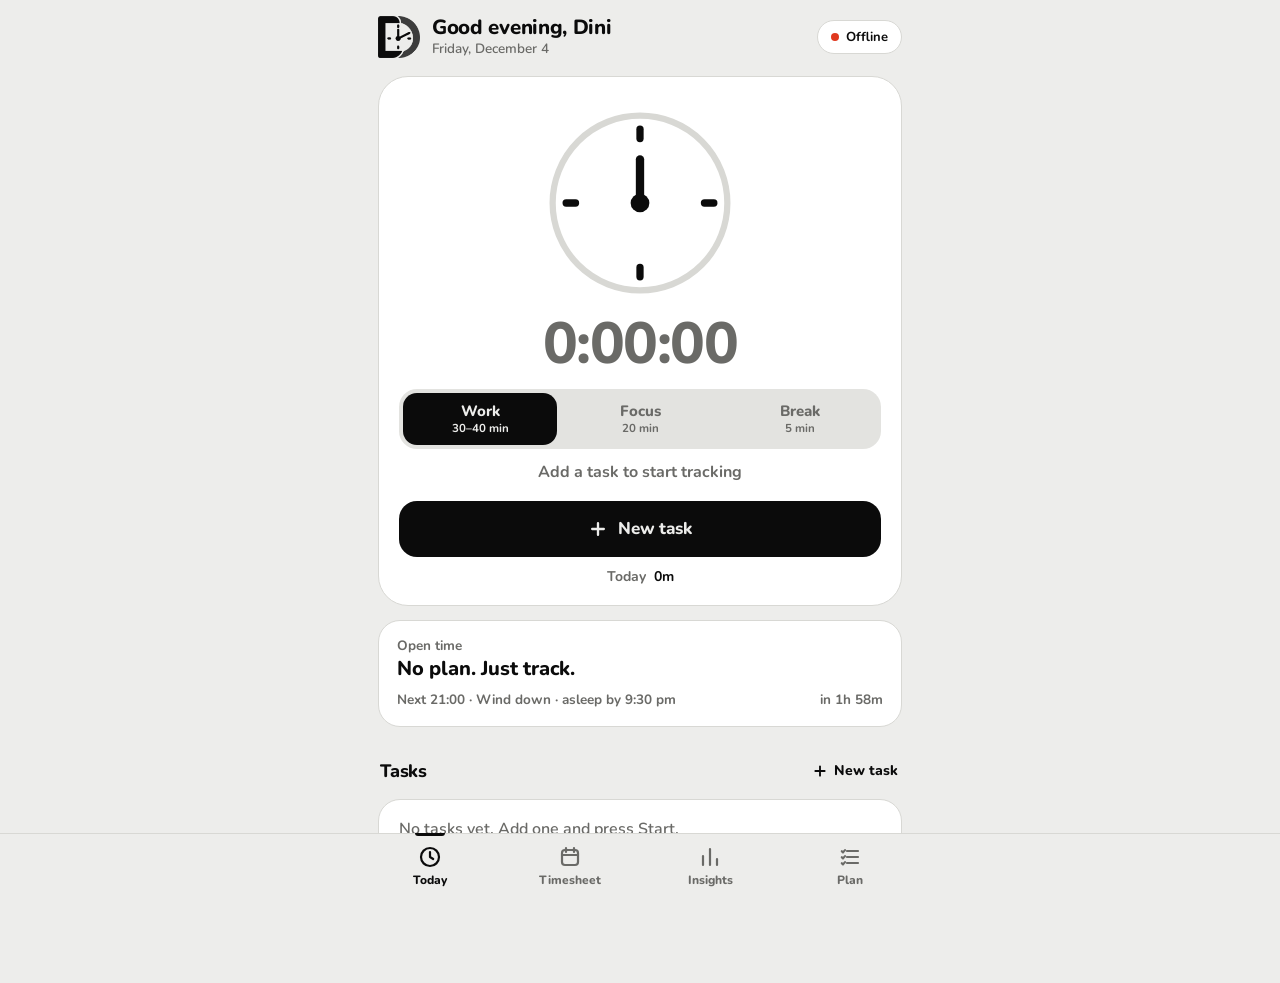
<file: myday/index.html>
<!DOCTYPE html>
<html lang="en">
<head>
<meta charset="UTF-8">
<meta name="viewport" content="width=device-width,initial-scale=1,viewport-fit=cover,user-scalable=no">
<title>myDay</title>
<script>
/* Theme first, before anything paints — native Android tells us the real
   system theme; in a normal browser we follow prefers-color-scheme. */
(function () {
  var dark;
  try { dark = (window.Android && Android.isDark) ? Android.isDark() : matchMedia('(prefers-color-scheme: dark)').matches; }
  catch (e) { dark = true; }
  document.documentElement.setAttribute('data-theme', dark ? 'dark' : 'light');
})();
</script>
<style>
@font-face{font-family:Nunito;font-weight:200 1000;font-style:normal;font-display:block;src:url([data-uri]) format("woff2")}

:root{
  --m-k:url("[data-uri]");
  --m-g:url("[data-uri]");
  --w-k:url("[data-uri]");
  --w-g:url("[data-uri]");
  --tab-h:66px;
}
/* Palette comes from the logo: ink + graphite on paper. One signal colour — red — means "recording". */
[data-theme=light]{
  --bg:#EDEDEB;--surf:#FFFFFF;--fill:#E3E3E0;--ink:#0B0B0B;--mute:#6A6A67;--line:#D8D8D4;
  --live:#E0381E;--on-live:#FFFFFF;--good:#1E7B45;
  --logo-k:#0B0B0B;--logo-g:#3C3C3C;
  --hero-mute:#A3A39F;--hero-line:#2E2E2E;--hero-live:#FF5C3F;--on-hero-live:#180500;
  color-scheme:light}
[data-theme=dark]{
  --bg:#0B0B0B;--surf:#151515;--fill:#222222;--ink:#F3F3F1;--mute:#8D8D8A;--line:#282828;
  --live:#FF5C3F;--on-live:#180500;--good:#4CD08A;
  --logo-k:#F3F3F1;--logo-g:#9B9B98;
  --hero-mute:#5F5F5C;--hero-line:#D4D4D0;--hero-live:#E0381E;--on-hero-live:#FFFFFF;
  color-scheme:dark}

*{box-sizing:border-box;-webkit-tap-highlight-color:transparent}
html,body{margin:0;background:var(--bg);color:var(--ink);font:500 16px/1.4 Nunito,system-ui,-apple-system,"Segoe UI",Roboto,sans-serif;-webkit-font-smoothing:antialiased;overscroll-behavior:none}
body{padding-bottom:calc(var(--tab-h) + 44px + env(safe-area-inset-bottom))}
button{font:inherit;color:inherit;cursor:pointer;border:0;background:none;padding:0}
button,.nosel{user-select:none;-webkit-user-select:none}
button:focus-visible,input:focus-visible{outline:2px solid var(--ink);outline-offset:2px}
[hidden]{display:none!important}
#app{max-width:560px;margin:0 auto;padding:calc(16px + env(safe-area-inset-top)) 18px 0}

/* ---- logo (two alpha masks, recoloured per theme) ---- */
.mark,.word{position:relative;display:block;flex:none}
.mark{width:42px;height:42px}
.word{width:200px;height:51.5px}
.mark i,.word i{position:absolute;inset:0;display:block;-webkit-mask-repeat:no-repeat;mask-repeat:no-repeat;-webkit-mask-position:center;mask-position:center;-webkit-mask-size:contain;mask-size:contain}
.mark .k{background:var(--logo-k);-webkit-mask-image:var(--m-k);mask-image:var(--m-k)}
.mark .g{background:var(--logo-g);-webkit-mask-image:var(--m-g);mask-image:var(--m-g)}
.word .k{background:var(--logo-k);-webkit-mask-image:var(--w-k);mask-image:var(--w-k)}
.word .g{background:var(--logo-g);-webkit-mask-image:var(--w-g);mask-image:var(--w-g)}

#splash{position:fixed;inset:0;z-index:100;background:var(--bg);display:flex;flex-direction:column;align-items:center;justify-content:center;gap:28px;transition:opacity .35s ease}
#splash.out{opacity:0;pointer-events:none}
#splash .mark{width:116px;height:116px}

/* ---- header ---- */
#hd{display:flex;align-items:center;gap:12px;margin-bottom:18px}
.hi{flex:1;min-width:0}
.hi h1{font-size:20.5px;font-weight:800;margin:0;letter-spacing:-.015em;line-height:1.15;white-space:nowrap;overflow:hidden;text-overflow:ellipsis}
.hi .date{font-size:13.5px;color:var(--mute);font-weight:600}
.sync{display:inline-flex;align-items:center;justify-content:center;gap:7px;height:34px;min-width:34px;padding:0 13px;border-radius:999px;background:var(--surf);border:1px solid var(--line);font-size:13px;font-weight:700;color:var(--ink);flex:none}
.sync::before{content:"";width:8px;height:8px;border-radius:50%;background:var(--mute);flex:none}
.sync.ok::before{background:var(--good)}
.sync.warn::before{background:var(--live)}
.sync.dotonly{padding:0}
.sync.dotonly span{display:none}

/* ---- shared ---- */
.card{background:var(--surf);border:1px solid var(--line);border-radius:22px;padding:16px 18px;margin-bottom:14px}
.card.list{padding:2px 18px}
.sec{display:flex;align-items:center;justify-content:space-between;margin:26px 2px 10px}
.sec:first-child{margin-top:4px}
.sec h2{font-size:18px;font-weight:800;margin:0;letter-spacing:-.01em}
.sec span{font-size:14px;color:var(--mute);font-weight:700}
.sec span b{color:var(--ink)}
.link{font-size:14px;font-weight:800;color:var(--ink);padding:8px 2px;display:inline-flex;align-items:center;gap:6px}
.dot{display:inline-block;flex:none;width:9px;height:9px;border-radius:50%;margin-right:7px}
.btn{width:100%;height:56px;border-radius:18px;font-weight:800;font-size:17px;display:flex;align-items:center;justify-content:center;gap:10px;letter-spacing:-.005em}
.btn svg{width:20px;height:20px}
.btn.ink{background:var(--ink);color:var(--bg)}
.btn.soft{background:var(--fill)}
.btn.red{background:var(--live);color:var(--on-live)}
.btn.line{border:1.5px solid var(--line)}
.btn.sm{height:50px;font-size:16px}
.pill{height:40px;padding:0 16px;border-radius:999px;font-weight:800;font-size:14.5px;display:inline-flex;align-items:center;justify-content:center;gap:7px;flex:none}
.pill svg{width:15px;height:15px}
.pill.start{background:var(--ink);color:var(--bg)}
.pill.stop{background:var(--live);color:var(--on-live)}
.pill.line{border:1.5px solid var(--line)}
.pill.okp{background:var(--fill);color:var(--ink)}
.pill.okp svg{color:var(--good)}
.empty{color:var(--mute);padding:16px 2px;font-weight:600}
.bar{height:6px;background:var(--fill);border-radius:9px;overflow:hidden}
.bar i{display:block;height:100%;background:var(--ink);border-radius:9px}

/* ---- timer hero ---- */
.timer{--t-ink:var(--ink);--t-mute:var(--mute);--t-line:var(--line);--t-live:var(--live);--t-on-live:var(--on-live);
  background:var(--surf);border:1px solid var(--line);border-radius:30px;padding:22px 20px 18px;margin-bottom:14px;text-align:center;color:var(--t-ink);transition:background-color .4s ease,border-color .4s ease,color .4s ease}
.timer.on{background:var(--ink);border-color:var(--ink);--t-ink:var(--bg);--t-mute:var(--hero-mute);--t-line:var(--hero-line);--t-live:var(--hero-live);--t-on-live:var(--on-hero-live)}
.dial{display:block;width:208px;height:208px;margin:0 auto;overflow:visible}
.dial .trk{fill:none;stroke:var(--t-line);stroke-width:6}
.dial .arc{fill:none;stroke:var(--t-live);stroke-width:6;stroke-linecap:round}
.dial .tk{stroke:var(--t-ink);stroke-width:7;stroke-linecap:round}
.dial .mh{stroke:var(--t-ink);stroke-width:8;stroke-linecap:round}
.dial .sh{stroke:var(--t-live);stroke-width:3.5;stroke-linecap:round}
.dial .pv{fill:var(--t-ink)}
.dial .pc{fill:var(--t-live)}
.dial .g{transform-origin:100px 100px;transition:transform 1s linear}
.dial.idle .sh,.dial.idle .pc{opacity:0}
.digits{font-size:58px;font-weight:800;line-height:1;letter-spacing:-.025em;margin-top:8px;font-variant-numeric:tabular-nums}
.timer:not(.on) .digits{color:var(--t-mute)}
.what{margin-top:12px;font-size:16px;font-weight:700;display:flex;align-items:center;justify-content:center;min-width:0}
.what span{overflow:hidden;text-overflow:ellipsis;white-space:nowrap}
.what .dot{background:var(--t-live)}
.since{font-size:13.5px;color:var(--t-mute);font-weight:600;margin-top:2px}
.timer .btn{margin-top:18px}
.timer .btn.start{background:var(--ink);color:var(--bg)}
.timer .btn.stop{background:var(--t-live);color:var(--t-on-live)}
.aux{display:flex;justify-content:center;gap:6px;margin-top:6px}
.aux button{padding:10px 14px;font-size:14px;font-weight:700;color:var(--t-mute);border-radius:12px}
.foot{display:flex;justify-content:center;gap:8px;margin-top:10px;font-size:14px;font-weight:700;color:var(--t-mute)}
.foot b{color:var(--t-ink)}
.pick{display:flex;align-items:center;gap:12px;width:100%;margin-top:16px;padding:12px 14px 12px 16px;border-radius:18px;background:var(--fill);text-align:left}
.pick .pk{flex:1;min-width:0}
.pick .pk small{display:block;font-size:13px;color:var(--mute);font-weight:700;white-space:nowrap;overflow:hidden;text-overflow:ellipsis}
.pick .pk b{display:block;font-weight:800;font-size:16.5px;white-space:nowrap;overflow:hidden;text-overflow:ellipsis}
.pick svg{width:18px;height:18px;color:var(--mute);flex:none}

/* ---- now block ---- */
.nrow{display:flex;align-items:center;gap:12px;justify-content:space-between}
.nrow>div{min-width:0}
.nt{font-size:13.5px;color:var(--mute);font-weight:700;font-variant-numeric:tabular-nums}
.nn{font-size:20px;font-weight:800;letter-spacing:-.01em;line-height:1.2;margin-top:2px}
.now .bar{margin:14px 0 10px}
.nf{display:flex;justify-content:space-between;gap:12px;font-size:13.5px;color:var(--mute);font-weight:700}
.nf span:first-child{flex:none;white-space:nowrap}
.nf2 span:first-child{flex:1;min-width:0;overflow:hidden;text-overflow:ellipsis;white-space:nowrap}
.nf2 span:last-child{flex:none}
.nf span:last-child{text-align:right;white-space:nowrap;overflow:hidden;text-overflow:ellipsis;min-width:0}

/* ---- tasks ---- */
.task{display:flex;align-items:center;gap:12px;padding:14px 0;border-top:1px solid var(--line)}
.task:first-child{border-top:0}
.task .tx{flex:1;min-width:0;text-align:left;display:block}
.task .cl{display:flex;align-items:center;font-size:13px;font-weight:800;color:var(--mute);white-space:nowrap;overflow:hidden}
.task .cl .rec{width:7px;height:7px;border-radius:50%;background:var(--live);margin-left:8px;flex:none}
.task .ds{display:block;font-size:16.5px;font-weight:700;white-space:nowrap;overflow:hidden;text-overflow:ellipsis;margin-top:1px}
.task .meta{display:block;font-size:13px;color:var(--mute);font-weight:600;margin-top:1px;font-variant-numeric:tabular-nums}
.late{color:var(--live);font-weight:800}

/* ---- plan ---- */
.blk{display:flex;align-items:center;gap:14px;padding:13px 0;border-top:1px solid var(--line);width:100%;text-align:left;position:relative}
.blk:first-child{border-top:0}
.blk .t{width:96px;flex:none;font-size:13.5px;color:var(--mute);font-weight:700;font-variant-numeric:tabular-nums}
.blk .n{flex:1;min-width:0;font-weight:700}
.blk.cur .n{font-weight:800}
.blk.cur .t{color:var(--ink)}
.blk.cur::before{content:"";position:absolute;left:-18px;top:10px;bottom:10px;width:4px;border-radius:0 4px 4px 0;background:var(--ink)}
.blk.dn .n{color:var(--mute);text-decoration:line-through;text-decoration-thickness:1.5px}
.blk.miss .n{color:var(--mute)}
.ck{flex:none;width:26px;height:26px;border-radius:50%;border:2px solid var(--line);display:grid;place-items:center;color:var(--bg)}
.ck svg{width:14px;height:14px}
.blk.dn .ck{background:var(--good);border-color:var(--good);color:#fff}
.dots{display:flex;gap:10px;margin:12px 0 2px}
.dots i{width:28px;height:28px;border-radius:50%;border:2px solid var(--line);display:block}
.dots i.f{background:var(--ink);border-color:var(--ink)}
.dots i.h{background:linear-gradient(90deg,var(--ink) 50%,transparent 50%);border-color:var(--ink)}
.dots-l{display:flex;gap:10px;font-size:11.5px;font-weight:700;color:var(--mute)}
.dots-l span{width:28px;text-align:center}

/* ---- timesheet ---- */
.daynav{display:flex;align-items:center;justify-content:space-between;margin-bottom:14px}
.daynav button.arr{width:44px;height:44px;border-radius:14px;background:var(--surf);border:1px solid var(--line);display:grid;place-items:center}
.daynav button.arr:disabled{opacity:.3}
.daynav svg{width:20px;height:20px}
.daynav .dl{text-align:center}
.daynav .dl b{display:block;font-size:19px;font-weight:800;letter-spacing:-.01em}
.daynav .dl span{font-size:13.5px;color:var(--mute);font-weight:600}
.total{display:flex;align-items:baseline;justify-content:space-between;gap:12px}
.total .big{font-size:40px;font-weight:800;letter-spacing:-.03em;line-height:1}
.total .sub{font-size:14px;color:var(--mute);font-weight:700}
.ent{display:flex;align-items:center;gap:12px;width:100%;text-align:left;padding:13px 0;border-top:1px solid var(--line)}
.ent:first-child{border-top:0}
.ent .et{flex:1;min-width:0}
.ent .et b{display:flex;align-items:center;font-size:13px;color:var(--mute);font-weight:800;white-space:nowrap;overflow:hidden}
.ent .et i{display:block;font-style:normal;font-weight:700;font-size:16px;white-space:nowrap;overflow:hidden;text-overflow:ellipsis}
.ent .er{text-align:right;flex:none}
.ent .er b{display:block;font-size:16px;font-weight:800;font-variant-numeric:tabular-nums}
.ent .er i{display:block;font-style:normal;font-size:12.5px;color:var(--mute);font-weight:700;font-variant-numeric:tabular-nums}
.ent.live .er b{color:var(--live)}
.ent .rec{width:7px;height:7px;border-radius:50%;background:var(--live);margin-left:8px;flex:none}
.days{display:flex;gap:8px;align-items:flex-end;height:104px;margin:4px 0 2px}
.days button{flex:1;display:flex;flex-direction:column;justify-content:flex-end;align-items:center;gap:7px;height:100%}
.days i{display:block;width:100%;border-radius:8px;background:var(--ink);min-height:4px}
.days b{font-size:12px;color:var(--mute);font-weight:800}
.days .z i{background:var(--fill)}
.days .sel b{color:var(--ink)}
.days .sel i{outline:2px solid var(--ink);outline-offset:2px}
.h3{font-size:15px;color:var(--ink);margin:20px 0 4px;font-weight:800}
.cr{margin:13px 0}
.cr .row{display:flex;justify-content:space-between;font-size:14.5px;font-weight:700;margin-bottom:6px;gap:10px}
.cr .row span:first-child{white-space:nowrap;overflow:hidden;text-overflow:ellipsis}
.cr .row span:last-child{color:var(--mute);font-variant-numeric:tabular-nums;white-space:nowrap;flex:none}

/* ---- tab bar & mini timer ---- */
#tabs{position:fixed;left:0;right:0;bottom:0;z-index:6;background:var(--bg);border-top:1px solid var(--line);padding-bottom:env(safe-area-inset-bottom)}
#tabs>div{max-width:560px;margin:0 auto;display:flex;height:var(--tab-h)}
.tab{flex:1;position:relative;display:flex;flex-direction:column;align-items:center;justify-content:center;gap:3px;color:var(--mute);font-size:12px;font-weight:800}
.tab svg{width:24px;height:24px}
.tab.on{color:var(--ink)}
.tab.on::before{content:"";position:absolute;top:-1px;width:30px;height:3px;border-radius:0 0 3px 3px;background:var(--ink)}
#mini{position:fixed;left:14px;right:14px;bottom:calc(var(--tab-h) + 12px + env(safe-area-inset-bottom));z-index:6;max-width:532px;margin:0 auto}
.mini{display:flex;align-items:center;gap:12px;background:var(--ink);color:var(--bg);border-radius:22px;padding:9px 9px 9px 18px}
.mini .mx{flex:1;min-width:0}
.mini .mc{font-size:13px;font-weight:700;color:var(--hero-mute);white-space:nowrap;overflow:hidden;text-overflow:ellipsis}
.mini .mt{font-size:24px;font-weight:800;letter-spacing:-.02em;font-variant-numeric:tabular-nums;line-height:1.1}
.mini .pill.stop{background:var(--hero-live);color:var(--on-hero-live);height:46px;padding:0 20px}

/* ---- toast & sheets ---- */
#toast{position:fixed;left:16px;right:16px;bottom:calc(var(--tab-h) + 16px + env(safe-area-inset-bottom));z-index:30;max-width:528px;margin:0 auto;background:var(--ink);color:var(--bg);border-radius:16px;padding:13px 16px;display:none;align-items:center;justify-content:space-between;gap:12px;font-weight:700;font-size:15px}
#toast b{color:var(--hero-live);cursor:pointer;padding:6px 8px;font-weight:800}
#ov{position:fixed;inset:0;background:rgba(0,0,0,.52);z-index:40;display:none;align-items:flex-end}
#sheet{width:100%;max-width:560px;margin:0 auto;background:var(--surf);border-radius:28px 28px 0 0;padding:10px 18px calc(20px + env(safe-area-inset-bottom));max-height:92vh;overflow:auto;animation:up .24s ease-out}
@keyframes up{from{transform:translateY(28px);opacity:.4}to{transform:none;opacity:1}}
#sheet::before{content:"";display:block;width:38px;height:4px;border-radius:4px;background:var(--line);margin:0 auto 16px}
#sheet h3{margin:0 0 2px;font-size:22px;font-weight:800;letter-spacing:-.015em}
#sheet p{margin:0 0 6px;color:var(--mute);font-size:14.5px;font-weight:600}
#sheet label{display:block;font-size:13.5px;font-weight:800;color:var(--mute);margin:16px 0 7px}
#sheet input{width:100%;font:inherit;font-weight:700;font-size:17px;color:var(--ink);background:var(--fill);border:2px solid transparent;border-radius:15px;padding:14px 15px;outline:0;min-height:54px}
#sheet input:focus{border-color:var(--ink)}
.chips{display:flex;flex-wrap:wrap;gap:8px;margin-bottom:10px}
.chips button{padding:10px 15px;border-radius:999px;background:var(--fill);font-size:14.5px;font-weight:700;max-width:100%;white-space:nowrap;overflow:hidden;text-overflow:ellipsis}
.chips button.sel{background:var(--ink);color:var(--bg)}
.row2{display:flex;gap:10px;margin-top:20px}.row2 .btn{flex:1}
.row3{display:flex;gap:10px;margin:2px 0 6px}.row3 .btn{flex:1}
.cols{display:flex;gap:10px}.cols>div{flex:1;min-width:0}
.dur{margin-top:12px;font-size:14.5px;font-weight:800;color:var(--mute);text-align:center}
.opt{display:flex;align-items:center;gap:12px;width:100%;padding:14px 2px;border-top:1px solid var(--line);text-align:left}
.opt:first-of-type{border-top:0}
.opt .ot{flex:1;min-width:0}
.opt .ot small{display:block;font-size:13px;font-weight:800;color:var(--mute)}
.opt .ot b{display:block;font-weight:700;font-size:16.5px;white-space:nowrap;overflow:hidden;text-overflow:ellipsis}
.opt svg{width:20px;height:20px;color:var(--good)}

/* ---- sections ---- */
.modes{display:flex;gap:6px;background:var(--fill);padding:4px;border-radius:18px;margin-top:16px}
.modes button{flex:1;padding:9px 2px 8px;border-radius:14px;text-align:center;color:var(--mute)}
.modes button b{display:block;font-size:15px;font-weight:800;line-height:1.2}
.modes button small{display:block;font-size:11.5px;font-weight:700;font-variant-numeric:tabular-nums}
.modes button.on{background:var(--ink);color:var(--bg)}
.tstate{margin-top:8px;font-size:14.5px;font-weight:800;color:var(--t-ink)}
.tstate.hit{color:var(--t-live)}
.tag{display:inline-block;margin-left:8px;padding:1px 8px;border-radius:999px;background:var(--fill);color:var(--ink);font-size:11.5px;font-weight:800}
#toast>div{display:flex;flex:none}
.cr .mt{font-size:13px;color:var(--mute);font-weight:600;margin-top:7px}
/* ---- insights ---- */
.seg{display:flex;gap:4px;background:var(--fill);padding:4px;border-radius:16px;margin-bottom:14px}
.seg button{flex:1;height:38px;border-radius:12px;font-weight:800;font-size:14px;color:var(--mute)}
.seg button.on{background:var(--surf);color:var(--ink)}
.stats{display:grid;grid-template-columns:1fr 1fr;gap:18px 14px}
.stat b{display:block;font-size:25px;font-weight:800;letter-spacing:-.02em;line-height:1.1;font-variant-numeric:tabular-nums}
.stat span{font-size:13px;color:var(--mute);font-weight:700}
.stat.big{grid-column:1/-1}.stat.big b{font-size:46px;letter-spacing:-.03em}
.at{padding:14px 0;border-top:1px solid var(--line)}.at:first-child{border-top:0}
.at .r1{display:flex;justify-content:space-between;align-items:center;gap:12px}
.at .nm{min-width:0}
.at .nm small{display:flex;align-items:center;font-size:13px;font-weight:800;color:var(--mute)}
.at .nm b{display:block;font-size:16.5px;font-weight:700;white-space:nowrap;overflow:hidden;text-overflow:ellipsis}
.at .tm{font-size:19px;font-weight:800;font-variant-numeric:tabular-nums;white-space:nowrap}
.at .bar{margin:10px 0 7px}
.at .mt{font-size:13px;color:var(--mute);font-weight:600}
.hist{display:flex;align-items:flex-end;gap:3px;height:88px}
.hist i{flex:1;background:var(--ink);border-radius:3px;min-height:3px}
.hist i.z{background:var(--fill)}
.hl{display:flex;justify-content:space-between;font-size:11.5px;color:var(--mute);font-weight:700;margin-top:7px}
.wk{display:flex;gap:7px;align-items:flex-end;height:118px}
.wk div{flex:1;display:flex;flex-direction:column;align-items:center;justify-content:flex-end;gap:5px;height:100%;min-width:0}
.wk i{display:block;width:100%;background:var(--ink);border-radius:7px;min-height:3px}
.wk i.z{background:var(--fill)}
.wk em{font-style:normal;font-size:10.5px;font-weight:800;color:var(--mute);font-variant-numeric:tabular-nums;white-space:nowrap}
.wk b{font-size:11.5px;color:var(--mute);font-weight:800;height:14px}
.hb .hbt{font-size:15px;font-weight:800;margin-top:14px}
.hb:first-child .hbt{margin-top:2px}
.note{font-size:13px;color:var(--mute);font-weight:600;margin-top:12px}

@media (max-width:350px){.dial{width:176px;height:176px}.digits{font-size:50px}}
@media (prefers-reduced-motion:reduce){*{transition:none!important;animation:none!important}}
</style>
</head>
<body>
<div id="splash"><span class="mark" role="img" aria-label="myDay"><i class="k"></i><i class="g"></i></span><span class="word"><i class="k"></i><i class="g"></i></span></div>

<div id="app">
  <header id="hd"></header>
  <section class="view" id="v-today">
    <div id="timer"></div>
    <section class="card now" id="now"></section>
    <div class="sec"><h2>Tasks</h2><button class="link" data-a="new" aria-label="New task"><svg width="16" height="16" viewBox="0 0 24 24" fill="none" stroke="currentColor" stroke-width="2.8" stroke-linecap="round"><path d="M12 5v14M5 12h14"/></svg>New task</button></div>
    <section class="card list" id="work"></section>
  </section>
  <section class="view" id="v-plan" hidden>
    <div class="sec"><h2>Today’s plan</h2><span id="planCount"></span></div>
    <section class="card list" id="plan"></section>
    <div class="sec"><h2>Last 7 days</h2><span id="streak"></span></div>
    <section class="card" id="routine"></section>
  </section>
  <section class="view" id="v-ins" hidden><div id="insBody"></div></section>
  <section class="view" id="v-time" hidden>
    <div class="daynav" id="daynav"></div>
    <section class="card total" id="dayTotal"></section>
    <section class="card list" id="entries"></section>
    <button class="btn soft sm" data-a="addentry">Add time manually</button>
    <div class="sec"><h2>This week</h2><span id="weekTotal"></span></div>
    <section class="card" id="week"></section>
  </section>
</div>

<div id="mini"></div>
<nav id="tabs"><div>
  <button class="tab on" data-a="tab" data-id="today" id="tab-today"><svg viewBox="0 0 24 24" fill="none" stroke="currentColor" stroke-width="2.2" stroke-linecap="round" stroke-linejoin="round"><circle cx="12" cy="12" r="9"/><path d="M12 7v5l3.2 2"/></svg>Today</button>
  <button class="tab" data-a="tab" data-id="time" id="tab-time"><svg viewBox="0 0 24 24" fill="none" stroke="currentColor" stroke-width="2.2" stroke-linecap="round" stroke-linejoin="round"><rect x="4" y="5" width="16" height="15" rx="3"/><path d="M8 3v4M16 3v4M4 10h16"/></svg>Timesheet</button>
  <button class="tab" data-a="tab" data-id="ins" id="tab-ins"><svg viewBox="0 0 24 24" fill="none" stroke="currentColor" stroke-width="2.2" stroke-linecap="round" stroke-linejoin="round"><path d="M5 20V11M12 20V4M19 20v-6"/></svg>Insights</button>
  <button class="tab" data-a="tab" data-id="plan" id="tab-plan"><svg viewBox="0 0 24 24" fill="none" stroke="currentColor" stroke-width="2.2" stroke-linecap="round" stroke-linejoin="round"><path d="M9 6h11M9 12h11M9 18h11"/><path d="M3.8 6.2l1.2 1.2 2-2.3M3.8 12.2l1.2 1.2 2-2.3M3.8 18.2l1.2 1.2 2-2.3"/></svg>Plan</button>
</div></nav>
<div id="toast"></div>
<div id="ov"><div id="sheet"></div></div>

<script>
(function () {
'use strict';

/* ============ EDIT THESE ============ */
const CONFIG = {
  // Apps Script Web App URL (ends with /exec). Your Google Sheet is the database.
  SHEET_URL: 'https://script.google.com/macros/s/AKfycbyY6drwQfPgeD8iFsOSZO2RAuo_VMg2I-EG1ktZEUCsJOb_WubckQi3I2NpK4PV4S0/exec',
  NAME: 'Dini',
  // Phone reminders fire at the START of these schedule blocks (block ids from your
  // Schedule sheet). Leave the list empty [] to be reminded for every block.
  REMIND: ['metime', 'sleep'],
  // Length of the "just track, don't plan yet" analysis period.
  ANALYSIS_DAYS: 90,
  // Stopping a timer that has run longer than this asks whether you forgot to stop it.
  LONG_RUN_MIN: 240,
  // Timed sections. min = goal (you are alerted when you reach it); max = soft limit for Work.
  SECTIONS: {
    work:  { name: 'Work',  min: 30, max: 40, sub: '30–40 min' },
    focus: { name: 'Focus', min: 20,          sub: '20 min' },
    break: { name: 'Break', min: 5,           sub: '5 min' }
  },
  // Sessions shorter than this many seconds are treated as accidental taps and not saved.
  MIN_SESSION_SEC: 10
};
/* ==================================== */

const KEY = 'dini:v2';
const SEC = CONFIG.SECTIONS, SECS = ['work', 'focus', 'break'];
const secOf = function (e) { return e && SEC[e.section] ? e.section : 'work'; };   // entries saved before sections existed count as Work
const isBreak = function (e) { return secOf(e) === 'break'; };
const DEFAULT_SCHEDULE = [
  // 90-day analysis period: only the two fixed points of the day. Everything else is just tracked.
  ['metime', '4:00', '7:00', 'Wake up · Me time'],
  ['sleep', '21:00', '21:30', 'Wind down · asleep by 9:30 pm']
].map(function (r) { return { id: r[0], startTime: r[1], endTime: r[2], title: r[3] }; });

/* ---------- icons ---------- */
const I = {
  play: '<svg viewBox="0 0 24 24" fill="currentColor"><path d="M8 5.2v13.6a1 1 0 0 0 1.5.86l11-6.8a1 1 0 0 0 0-1.72l-11-6.8A1 1 0 0 0 8 5.2z"/></svg>',
  stop: '<svg viewBox="0 0 24 24" fill="currentColor"><rect x="5.5" y="5.5" width="13" height="13" rx="3"/></svg>',
  check: '<svg viewBox="0 0 24 24" fill="none" stroke="currentColor" stroke-width="3" stroke-linecap="round" stroke-linejoin="round"><path d="M5 12.5l4.5 4.5L19 7.5"/></svg>',
  chev: '<svg viewBox="0 0 24 24" fill="none" stroke="currentColor" stroke-width="2.6" stroke-linecap="round" stroke-linejoin="round"><path d="M7 9.5l5 5 5-5"/></svg>',
  left: '<svg viewBox="0 0 24 24" fill="none" stroke="currentColor" stroke-width="2.6" stroke-linecap="round" stroke-linejoin="round"><path d="M14.5 6l-6 6 6 6"/></svg>',
  right: '<svg viewBox="0 0 24 24" fill="none" stroke="currentColor" stroke-width="2.6" stroke-linecap="round" stroke-linejoin="round"><path d="M9.5 6l6 6-6 6"/></svg>',
  plus: '<svg viewBox="0 0 24 24" fill="none" stroke="currentColor" stroke-width="2.8" stroke-linecap="round"><path d="M12 5v14M5 12h14"/></svg>'
};

/* ---------- helpers ---------- */
const $ = function (s) { return document.querySelector(s); };
const esc = function (s) { return String(s == null ? '' : s).replace(/[&<>"']/g, function (c) { return { '&': '&amp;', '<': '&lt;', '>': '&gt;', '"': '&quot;', "'": '&#39;' }[c]; }); };
const pad = function (n) { return String(n).padStart(2, '0'); };
const dkey = function (d) { return d.getFullYear() + '-' + pad(d.getMonth() + 1) + '-' + pad(d.getDate()); };
const hhmm = function (d) { return pad(d.getHours()) + ':' + pad(d.getMinutes()); };
const uid = function (p) { return p + Date.now().toString(36) + Math.random().toString(36).slice(2, 6); };
const r2 = function (n) { return Math.round(n * 100) / 100; };
function toMin(v) { const m = String(v == null ? '' : v).match(/(\d{1,2}):(\d{2})/); return m ? (+m[1]) * 60 + (+m[2]) : null; }
function clock(m) { return (Math.floor(m / 60) % 24) + ':' + pad(m % 60); }
function fmtMin(m) {
  m = +m || 0; if (m <= 0) return '0m';
  const s = Math.round(m * 60); if (s < 60) return s + 's';
  const t = Math.round(s / 60), h = Math.floor(t / 60), r = t % 60;
  return h ? (r ? h + 'h ' + r + 'm' : h + 'h') : r + 'm';
}
function ms(sec) { sec = Math.max(0, Math.floor(sec)); return Math.floor(sec / 60) + ':' + pad(sec % 60); }
function hms(sec) { sec = Math.max(0, Math.floor(sec)); return Math.floor(sec / 3600) + ':' + pad(Math.floor(sec % 3600 / 60)) + ':' + pad(sec % 60); }
function isTrue(v) { return v === true || String(v).toLowerCase() === 'true'; }
function hue(s) { let h = 0; for (let i = 0; i < s.length; i++) h = (h * 31 + s.charCodeAt(i)) % 360; return h; }
const tint = function (c) { return 'hsl(' + hue(c || '') + ' 62% 54%)'; };
function daysBetween(a, b) { return Math.round((new Date(a + 'T00:00:00') - new Date(b + 'T00:00:00')) / 864e5); }
function dayLabel(k) { const t = dkey(new Date()); if (k === t) return 'Today'; const y = new Date(); y.setDate(y.getDate() - 1); if (k === dkey(y)) return 'Yesterday'; return new Date(k + 'T00:00:00').toLocaleDateString(undefined, { weekday: 'long' }); }
function dayFull(k) { return new Date(k + 'T00:00:00').toLocaleDateString(undefined, { weekday: 'short', day: 'numeric', month: 'short' }); }
const $set = function (sel, txt) { const el = $(sel); if (el && el.textContent !== txt) el.textContent = txt; };

/* ---------- state ---------- */
function blank() { return { tasks: [], log: [], done: {}, timer: null, queue: [], schedule: null, url: '', rem: '', sel: '', known: {}, schedV: 0, schedPushed: false, anStart: '', anRange: 90, mode: 'work' }; }
let S = blank();
try { const j = JSON.parse(localStorage.getItem(KEY)); if (j) S = Object.assign(blank(), j); } catch (e) {}
function save() { try { localStorage.setItem(KEY, JSON.stringify(S)); } catch (e) {} }
const api = function () { return CONFIG.SHEET_URL || S.url || ''; };
let syncState = 'idle', curDay = dkey(new Date()), viewDay = curDay, tab = 'today', sheetOpen = false, undoFn = null, toastT = 0;

function normTask(t) { return { id: String(t.id), clientId: String(t.clientId || ''), description: String(t.description || ''), startDate: String(t.startDate || '').slice(0, 10), endDate: String(t.endDate || '').slice(0, 10), status: String(t.status || 'in-progress'), totalMinutes: +t.totalMinutes || 0 }; }
function normLog(e) { return { id: String(e.id), date: String(e.date || '').slice(0, 10), taskId: String(e.taskId || ''), clientId: String(e.clientId || ''), minutes: +e.minutes || 0, startTime: String(e.startTime || ''), endTime: String(e.endTime || ''), section: SEC[String(e.section || '').toLowerCase()] ? String(e.section).toLowerCase() : '' }; }
function blocks() {
  const rows = (S.schedule && S.schedule.length) ? S.schedule : DEFAULT_SCHEDULE;
  return rows.map(function (r) { let s = toMin(r.startTime), e = toMin(r.endTime); if (s != null && e != null && e <= s) e += 1440; return { id: String(r.id), s: s, e: e, title: String(r.title || '') }; })
    .filter(function (b) { return b.s != null && b.e != null; }).sort(function (a, b) { return a.s - b.s; });
}
const taskById = function (id) { return S.tasks.find(function (t) { return t.id === id; }); };
const isDone = function (id, d) { return !!(S.done[d || dkey(new Date())] || {})[id]; };
function minutesOn(date, taskId) { let n = 0; S.log.forEach(function (e) { if (e.date === date && !isBreak(e) && (!taskId || e.taskId === taskId)) n += e.minutes; }); return n; }
function breakMin(date) { let n = 0; S.log.forEach(function (e) { if (e.date === date && isBreak(e)) n += e.minutes; }); return n; }
const runMin = function () { return S.timer ? Math.max(0, (Date.now() - S.timer.start) / 60000) : 0; };
/* Minutes of the running timer that fall inside a given calendar day (a timer can span midnight). */
function runningOn(day, taskId) {
  if (!S.timer || S.timer.section === 'break' || (taskId && S.timer.taskId !== taskId)) return 0;
  const d0 = new Date(day + 'T00:00:00'), d1 = new Date(d0); d1.setDate(d1.getDate() + 1);
  const lo = Math.max(S.timer.start, d0.getTime()), hi = Math.min(Date.now(), d1.getTime());
  return hi > lo ? (hi - lo) / 60000 : 0;
}
function lastKey(id) { let k = ''; S.log.forEach(function (e) { if (e.taskId === id) { const x = e.date + ' ' + (e.endTime || '00:00'); if (x > k) k = x; } }); return k; }
function activeTasks() {
  const list = S.tasks.filter(function (t) { return t.status !== 'done'; });
  list.sort(function (a, b) {
    const ra = S.timer && S.timer.taskId === a.id ? 1 : 0, rb = S.timer && S.timer.taskId === b.id ? 1 : 0;
    if (ra !== rb) return rb - ra; const ka = lastKey(a.id), kb = lastKey(b.id); return ka < kb ? 1 : ka > kb ? -1 : 0;
  });
  return list;
}
function selTask() { let t = taskById(S.sel); if (!t || t.status === 'done') t = activeTasks()[0]; return t || null; }

/* ---------- sync (JSONP to Apps Script, offline queue) ---------- */
function jsonp(action, payload, timeout) {
  return new Promise(function (res, rej) {
    const base = api(); if (!base) return rej(new Error('no-url'));
    let u; try { u = new URL(base); } catch (e) { return rej(e); }
    const cb = 'jp' + Date.now().toString(36) + Math.random().toString(36).slice(2, 6);
    const sc = document.createElement('script'); let fin = false, to;
    function clean() { fin = true; delete window[cb]; sc.remove(); clearTimeout(to); }
    to = setTimeout(function () { if (!fin) { clean(); rej(new Error('timeout')); } }, timeout || 15000);
    window[cb] = function (d) { if (!fin) { clean(); res(d); } };
    sc.onerror = function () { if (!fin) { clean(); rej(new Error('network')); } };
    u.searchParams.set('action', action); u.searchParams.set('payload', JSON.stringify(payload || {})); u.searchParams.set('callback', cb);
    sc.src = u.toString(); document.head.appendChild(sc);
  });
}
function setSync(s) { syncState = s; renderHeader(); }
function enqueue(action, payload, key) {
  if (key) S.queue = S.queue.filter(function (q) { return q.key !== key; });
  S.queue.push({ action: action, payload: payload, key: key, ts: Date.now() }); save(); flush();
}
function markKnown(it) {
  if (it.action === 'setSchedule') { S.schedPushed = true; return; }
  const p = it.payload || {}; if (!p.id) return;
  if (it.action === 'upsertTask') S.known['t:' + p.id] = 1;
  else if (it.action === 'logTime') S.known['l:' + p.id] = 1;
  else if (it.action === 'deleteTask') delete S.known['t:' + p.id];
  else if (it.action === 'deleteTime') delete S.known['l:' + p.id];
}
let lastErr = '', lastCounts = '';
let flushing = false;
async function flush() {
  if (flushing || !api()) return; flushing = true; setSync('busy');
  try {
    let guard = 0;
    while (S.queue.length && guard++ < 200) {
      const it = S.queue[0]; const r = await jsonp(it.action, it.payload);
      if (r && r.status === 'ok') { markKnown(it); S.queue.shift(); }
      else { it.tries = (it.tries || 0) + 1; S.queue.shift(); if (it.tries < 3) S.queue.push(it); }
      save();
    }
    setSync('ok');
  } catch (e) { lastErr = e.message || 'network'; setSync('fail'); } finally { flushing = false; }
}
/* Merge, never replace: the sheet's rows win, but anything on this phone that the sheet has never seen is kept and sent up. */
async function pull() {
  if (!api() || S.queue.length) return; setSync('busy');
  try {
    const r = await jsonp('getAll', {});
    if (!r || r.status !== 'ok') throw new Error((r && r.message) || 'unexpected reply from the script');
    if (S.queue.length) { setSync('ok'); return; }       // user changed something while we waited
    try { if (S.tasks.length || S.log.length) localStorage.setItem(KEY + ':backup', JSON.stringify({ ts: Date.now(), tasks: S.tasks, log: S.log })); } catch (e) {}
    const push = [];
    const srvT = (r.clientTasks || []).map(normTask).filter(function (t) { return t.id; }), seenT = {};
    srvT.forEach(function (t) { seenT[t.id] = 1; S.known['t:' + t.id] = 1; });
    S.tasks.forEach(function (t) {
      if (seenT[t.id]) return;
      if (S.known['t:' + t.id]) return;                    // it was on the sheet before and is gone now: deleted elsewhere
      srvT.push(t); push.push(['upsertTask', t, 'task:' + t.id]);
    });
    S.tasks = srvT;
    let nLog = S.log.length;
    if (r.timeLog) {
      const srvL = r.timeLog.map(normLog).filter(function (e) { return e.id; }), seenL = {};
      const localSec = {}; S.log.forEach(function (e) { if (e.section) localSec[e.id] = e.section; });
      srvL.forEach(function (e) { if (!e.section && localSec[e.id]) e.section = localSec[e.id]; });   // an older sheet script drops the section: keep ours
      srvL.forEach(function (e) { seenL[e.id] = 1; S.known['l:' + e.id] = 1; });
      S.log.forEach(function (e) {
        if (seenL[e.id]) return;
        if (S.known['l:' + e.id]) return;
        srvL.push(e); push.push(['logTime', e, 'time:' + e.id]);
      });
      S.log = srvL; nLog = srvL.length;
    }
    const done = {};
    (r.timetable || []).forEach(function (x) { if (isTrue(x.completed)) { const d = String(x.date).slice(0, 10); (done[d] = done[d] || {})[String(x.block)] = true; } });
    Object.keys(S.done).forEach(function (d) { Object.keys(S.done[d]).forEach(function (b) { (done[d] = done[d] || {})[b] = done[d][b] || (S.done[d][b] ? true : false); }); });
    S.done = done;
    if (r.schedule && r.schedule.length && S.schedPushed) S.schedule = r.schedule;   // until our new schedule is on the sheet, ignore the old one it still holds
    lastCounts = S.tasks.length + ' tasks, ' + nLog + ' time entries' + (r.timeLog ? '' : ' (this script version has no TimeLog tab)');
    save(); setSync('ok'); render();
    push.forEach(function (p) { enqueue(p[0], p[1], p[2]); });
    pushSchedule();
  } catch (e) { lastErr = e.message || 'network'; setSync('fail'); }
}
function pushSchedule() {
  if (S.schedPushed || !api()) return;
  enqueue('setSchedule', { blocks: (S.schedule || DEFAULT_SCHEDULE).map(function (b) { return { id: b.id, startTime: b.startTime, endTime: b.endTime, title: b.title }; }) }, 'schedule');
}
async function syncNow() { await flush(); await pull(); }

/* ---------- time logging ---------- */
function mkEntry(t, date, st, et, minutes, section) {
  section = SEC[section] ? section : 'work';
  return { id: uid('t'), date: date, taskId: t ? t.id : '', clientId: t ? t.clientId : (section === 'break' ? 'Break' : ''), minutes: r2(minutes), startTime: st || '', endTime: et || '', section: section };
}
function logEntry(t, e) {
  S.log.push(e);
  if (t && !t._ghost && e.section !== 'break') { t.totalMinutes = r2(t.totalMinutes + e.minutes); enqueue('upsertTask', t, 'task:' + t.id); }
  enqueue('logTime', e, 'time:' + e.id);
  return e;
}
/* Saves [start, end] as one entry per calendar day, so a session that crosses midnight lands on both days. */
function addSession(t, start, end, section) {
  const out = []; let a = new Date(start);
  while (dkey(a) !== dkey(end)) {
    const mid = new Date(a.getFullYear(), a.getMonth(), a.getDate() + 1);
    out.push(logEntry(t, mkEntry(t, dkey(a), hhmm(a), '24:00', (mid - a) / 60000, section)));
    a = mid;
  }
  if (end - a >= 500) out.push(logEntry(t, mkEntry(t, dkey(a), hhmm(a), hhmm(end), (end - a) / 60000, section)));
  return out;
}
function removeEntry(e) {
  S.log = S.log.filter(function (x) { return x.id !== e.id; });
  const t = isBreak(e) ? null : taskById(e.taskId); if (t) { t.totalMinutes = Math.max(0, r2(t.totalMinutes - e.minutes)); enqueue('upsertTask', t, 'task:' + t.id); }
  enqueue('deleteTime', { id: e.id }, 'time:' + e.id);
}
function restoreEntry(e) { S.log.push(e); const t = isBreak(e) ? null : taskById(e.taskId); if (t) { t.totalMinutes = r2(t.totalMinutes + e.minutes); enqueue('upsertTask', t, 'task:' + t.id); } enqueue('logTime', e, 'time:' + e.id); }

/* ---------- timer ---------- */
function startTimer(id, atMs, section) {
  section = SEC[section] ? section : (S.mode === 'focus' ? 'focus' : 'work');
  const t = taskById(id); if (!t) return;
  let saved = '';
  if (S.timer) { if (S.timer.taskId === id && S.timer.section === section) return; saved = stopTimer(true) || ''; }
  S.timer = { taskId: id, clientId: t.clientId, desc: t.description, start: atMs || Date.now(), section: section };
  S.sel = id; save(); render();
  if (saved) toast('Saved ' + saved + ' · now ' + SEC[section].name.toLowerCase() + ' on ' + t.clientId);
}
function startBreak() {
  let saved = '';
  if (S.timer) { if (S.timer.section === 'break') return; saved = stopTimer(true) || ''; }
  S.timer = { taskId: '', clientId: 'Break', desc: '', start: Date.now(), section: 'break' };
  save(); render();
  toast(saved ? 'Saved ' + saved + ' · ' + SEC.break.sub + ' break started' : SEC.break.sub + ' break started');
}
/* Stops the running timer. Returns a text like "20m" for what was saved, or '' if nothing was. */
function stopTimer(silent, endMs) {
  if (!S.timer) return '';
  const tm = S.timer, start = new Date(tm.start), sc = tm.section || 'work';
  let end = new Date(endMs || Date.now()); if (end < start) end = new Date(start);
  const secs = (end - start) / 1000;
  S.timer = null; let entries = [];
  if (secs >= CONFIG.MIN_SESSION_SEC) {
    const t = sc === 'break' ? null : (taskById(tm.taskId) || { id: tm.taskId, clientId: tm.clientId, totalMinutes: 0, _ghost: true });
    entries = addSession(t, start, end, sc);
  }
  const txt = entries.length ? fmtMin(secs / 60) : '';
  save(); render();
  if (!silent) {
    const undo = function () { entries.forEach(removeEntry); save(); render(); };
    if (entries.length) toast((sc === 'break' ? 'Break ' : '') + 'Saved ' + txt, 'Undo', undo, sc !== 'break' && secs >= 300 ? 'Break' : '', startBreak);
    else toast('Under ' + CONFIG.MIN_SESSION_SEC + ' seconds — not saved');
  }
  return txt;
}
function requestStop() {
  if (!S.timer) return;
  if (runMin() >= CONFIG.LONG_RUN_MIN) stopSheet(); else stopTimer(false);
}
function discardTimer() {
  if (!S.timer) return; const tm = S.timer; S.timer = null; save(); render();
  toast('Timer discarded', 'Undo', function () { if (!S.timer) { S.timer = tm; save(); render(); } });
}
/* Time the user tapped Stop on the Android notification (0 if none). */
function checkNativeStop() {
  if (!window.Android || !Android.pendingStop) return;
  let ts = 0; try { ts = +Android.pendingStop() || 0; } catch (e) {}
  if (ts > 0 && S.timer) stopTimer(false, ts);
}
window.__nativeStop = checkNativeStop;
/* What happens when a running timer reaches each goal. */
function goalMsgs(section) {
  const c = SEC[section] || SEC.work;
  if (section === 'break') return [{ s: c.min * 60, m: 'Break over. Back to it.', nt: 'Break over', nx: 'Time to get back to it.' }];
  const out = [{ s: c.min * 60, m: c.name + ' goal reached · ' + c.min + ' min' + (c.max ? '. Good place to stop.' : '. Take a break?'), nt: c.name + ' goal reached · ' + c.min + ' min', nx: c.max ? 'Good place to stop. Break at ' + c.max + ' min.' : 'Nice. Take a ' + SEC.break.min + '-minute break?' }];
  if (c.max) out.push({ s: c.max * 60, m: c.max + ' minutes. Take a ' + SEC.break.min + '-minute break.', nt: c.max + ' minutes of ' + c.name.toLowerCase(), nx: 'Take a ' + SEC.break.min + '-minute break.' });
  return out;
}
function stateInfo(sec, section) {
  const c = SEC[section] || SEC.work, tg = c.min * 60;
  if (section === 'break') return sec < tg ? { t: 'Break · ' + ms(tg - sec) + ' left', hit: false } : { t: 'Break over · back to it', hit: true };
  if (sec < tg) return { t: 'Goal ' + c.min + ' min · ' + ms(tg - sec) + ' left', hit: false };
  if (c.max) return sec < c.max * 60 ? { t: 'Goal reached · wrap up by ' + c.max + ':00', hit: true } : { t: 'Past ' + c.max + ' min · take a break', hit: true };
  return { t: 'Goal reached · +' + ms(sec - tg), hit: true };
}
function dialFrac(sec, section) { const c = SEC[section]; return c ? Math.min(1, sec / (c.min * 60)) : (sec % 3600) / 3600; }
const goalShown = {};
let notifKey = null;
function syncTimerNotif() {
  if (!window.Android || !Android.showTimer) return;
  const tm = S.timer, k = tm ? [tm.taskId, tm.start, tm.desc, tm.section].join(':') : '';
  if (k === notifKey) return; notifKey = k;
  try {
    if (tm) {
      const sc = tm.section || 'work';
      Android.showTimer(sc === 'break' ? 'Break' : SEC[sc].name + ' · ' + tm.clientId, sc === 'break' ? 'Step away from the screen' : (tm.desc || ''), tm.start);
      if (Android.setTimerAlerts) Android.setTimerAlerts(JSON.stringify(goalMsgs(sc).map(function (g) { return { at: tm.start + g.s * 1000, t: g.nt, x: g.nx }; })));
    } else Android.clearTimer();
  } catch (e) {}
}

/* ---------- other actions ---------- */
function toggleBlock(id) {
  const d = dkey(new Date()); S.done[d] = S.done[d] || {};
  const v = !S.done[d][id]; if (v) S.done[d][id] = true; else delete S.done[d][id];
  save(); enqueue('toggleBlock', { date: d, block: id, completed: v }, 'block:' + d + ':' + id); render();
}
function setStatus(t, status) { t.status = status; save(); enqueue('upsertTask', t, 'task:' + t.id); }
function markDone(id) {
  const t = taskById(id); if (!t) return;
  if (S.timer && S.timer.taskId === id) stopTimer(true);
  setStatus(t, 'done'); render();
  toast('Task marked done', 'Undo', function () { setStatus(t, 'in-progress'); render(); });
}
function createTask(client, desc, start) {
  const t = { id: uid('m'), clientId: client, description: desc, startDate: dkey(new Date()), endDate: '', status: 'in-progress', totalMinutes: 0 };
  S.tasks.push(t); S.sel = t.id; save(); enqueue('upsertTask', t, 'task:' + t.id);
  if (start) startTimer(t.id); else render();
}

/* ---------- ui: toast, sheets, tabs ---------- */
let undoFn2 = null;
function toast(msg, label, fn, label2, fn2) {
  const el = $('#toast'); undoFn = fn || null; undoFn2 = fn2 || null;
  el.innerHTML = '<span>' + esc(msg) + '</span><div>' + (fn ? '<b data-a="undo">' + esc(label) + '</b>' : '') + (fn2 && label2 ? '<b data-a="undo2">' + esc(label2) + '</b>' : '') + '</div>';
  el.style.display = 'flex'; clearTimeout(toastT); toastT = setTimeout(function () { el.style.display = 'none'; undoFn = null; undoFn2 = null; }, 7000);
}
function openSheet(html) { $('#sheet').innerHTML = html; $('#ov').style.display = 'flex'; $('#sheet').scrollTop = 0; sheetOpen = true; }
function closeSheet() { $('#ov').style.display = 'none'; sheetOpen = false; }
function setTab(t) {
  tab = t; closeSheet();
  ['today', 'plan', 'time', 'ins'].forEach(function (k) { $('#v-' + k).hidden = k !== t; $('#tab-' + k).classList.toggle('on', k === t); });
  if (t === 'time') viewDay = dkey(new Date());
  window.scrollTo(0, 0); render();
}
window.__back = function () { if (sheetOpen) { closeSheet(); return true; } if (tab !== 'today') { setTab('today'); return true; } return false; };
window.onNativeTheme = function (dark) { document.documentElement.setAttribute('data-theme', dark ? 'dark' : 'light'); };
try { matchMedia('(prefers-color-scheme: dark)').addEventListener('change', function (e) { if (!window.Android) window.onNativeTheme(e.matches); }); } catch (e) {}

function clientsByRecent() {
  const seen = {}, out = [];
  S.log.slice().reverse().forEach(function (e) { if (e.clientId && !seen[e.clientId]) { seen[e.clientId] = 1; out.push(e.clientId); } });
  S.tasks.forEach(function (t) { if (t.clientId && !seen[t.clientId]) { seen[t.clientId] = 1; out.push(t.clientId); } });
  return out;
}
function newTaskSheet() {
  const cl = clientsByRecent().slice(0, 8);
  openSheet('<h3>New task</h3><p>Pick a client, add a note, then start the timer.</p>' +
    '<label>Client</label>' +
    (cl.length ? '<div class="chips">' + cl.map(function (c) { return '<button data-a="chip" data-c="' + esc(c) + '">' + esc(c) + '</button>'; }).join('') + '</div>' : '') +
    '<input id="fClient" placeholder="Client or project" autocapitalize="sentences">' +
    '<label>What are you doing? (optional)</label>' +
    '<input id="fDesc" placeholder="e.g. Inner pages" autocapitalize="sentences" enterkeyhint="go">' +
    '<div class="row2"><button class="btn soft" data-a="create" data-s="0">Add task</button><button class="btn ink" data-a="create" data-s="1">' + I.play + 'Start</button></div>');
  if (cl[0]) { $('#fClient').value = cl[0]; const b = document.querySelector('.chips button'); if (b) b.classList.add('sel'); }
  setTimeout(function () { const f = $(cl[0] ? '#fDesc' : '#fClient'); if (f) f.focus(); }, 80);
}
function pickSheet() {
  const list = activeTasks(), cur = selTask();
  openSheet('<h3>Choose a task</h3><p>This is what Start will track.</p><div style="margin-top:8px">' +
    list.map(function (t) { return '<button class="opt" data-a="setsel" data-id="' + esc(t.id) + '"><span class="dot" style="background:' + tint(t.clientId) + ';margin:0"></span><span class="ot"><small>' + esc(t.clientId) + '</small><b>' + esc(t.description || 'No note') + '</b></span>' + (cur && cur.id === t.id ? I.check : '') + '</button>'; }).join('') +
    '</div><div class="row2"><button class="btn soft" data-a="new">' + I.plus + 'New task</button></div>');
}
let delArm = false;
function taskSheet(id) {
  const t = taskById(id); if (!t) return; delArm = false;
  openSheet('<h3>' + esc(t.clientId) + '</h3><p>' + esc(t.description || 'No note') + ' · ' + fmtMin(t.totalMinutes) + ' in total</p>' +
    '<label>Forgot the timer? Add time that ended just now</label>' +
    '<div class="row3"><button class="btn soft sm" data-a="add" data-id="' + esc(id) + '" data-m="15">15 min</button><button class="btn soft sm" data-a="add" data-id="' + esc(id) + '" data-m="30">30 min</button><button class="btn soft sm" data-a="add" data-id="' + esc(id) + '" data-m="60">1 hour</button></div>' +
    '<div class="row2"><button class="btn soft" data-a="del" data-id="' + esc(id) + '" id="delBtn" style="color:var(--live)">Delete task</button><button class="btn ink" data-a="done" data-id="' + esc(id) + '">' + I.check + 'Mark done</button></div>');
}
function urlSheet() {
  openSheet('<h3>Connect your Google Sheet</h3><p>Paste the Apps Script web-app URL once (it ends in /exec).</p><label>Web app URL</label><input id="fUrl" placeholder="https://script.google.com/macros/s/…/exec" autocapitalize="off" autocorrect="off" spellcheck="false"><div class="row2"><button class="btn ink" data-a="saveurl">Save and sync</button></div>');
}
function startSheet() {
  if (!S.timer) return; const st = new Date(S.timer.start);
  openSheet('<h3>Adjust start time</h3><p>Forgot to press Start? Move the start back.</p>' +
    '<label>Started</label><div class="chips">' + [5, 10, 15, 30, 60].map(function (m) { return '<button data-a="startago" data-m="' + m + '">' + (m === 60 ? '1 hour' : m + ' min') + ' ago</button>'; }).join('') + '</div>' +
    '<label>Or set the time</label><input type="time" id="fStart" value="' + hhmm(st) + '">' +
    '<div class="row2"><button class="btn ink" data-a="startset">Save start time</button></div>');
}
function stopSheet() {
  if (!S.timer) return; const st = new Date(S.timer.start), run = runMin();
  openSheet('<h3>Still tracking?</h3><p>This timer has been running for ' + fmtMin(run) + ', since ' + hhmm(st) + '. If you forgot to stop it, set when you really finished.</p>' +
    '<label>Finished at</label><input type="time" id="fEnd" value="' + hhmm(new Date()) + '">' +
    '<div class="row2"><button class="btn soft" data-a="stopnow">Keep all ' + esc(fmtMin(run)) + '</button><button class="btn ink" data-a="stopat">Use this time</button></div>');
}
function parseTimeOn(dayDate, v) { const m = toMin(v); if (m == null) return null; const d = new Date(dayDate); d.setHours(Math.floor(m / 60), m % 60, 0, 0); return d; }

/* entry editor — edit an existing entry, or add one by hand */
let editSec = 'work';
function secChips(id, list, cur) {
  return '<div class="chips" id="' + id + '">' + list.map(function (k) { return '<button data-a="' + (id === 'eSecs' ? 'esec' : 'asec') + '" data-id="' + k + '"' + (k === cur ? ' class="sel"' : '') + '>' + SEC[k].name + ' · ' + SEC[k].sub + '</button>'; }).join('') + '</div>';
}
function entrySheet(id) {
  const e = S.log.find(function (x) { return x.id === id; }); if (!e) return;
  const t = taskById(e.taskId), hasT = !!(toMin(e.startTime) != null && toMin(e.endTime) != null), brk = isBreak(e);
  const inV = function (v) { return v === '24:00' ? '23:59' : v; };
  editSec = secOf(e);
  openSheet('<h3>' + esc(e.clientId || 'Entry') + '</h3><p>' + esc(brk ? 'Break' : ((t && t.description) || 'No note')) + ' · ' + esc(dayFull(e.date)) + '</p>' +
    (brk ? '' : '<label>Section</label>' + secChips('eSecs', ['work', 'focus'], editSec)) +
    (hasT ? '<div class="cols"><div><label>Start</label><input type="time" id="eStart" value="' + inV(e.startTime) + '"></div><div><label>End</label><input type="time" id="eEnd" value="' + inV(e.endTime) + '"></div></div><div class="dur" id="eDur">' + esc(fmtMin(e.minutes)) + '</div>'
      : '<label>Minutes</label><input type="number" inputmode="decimal" min="1" step="1" id="eMin" value="' + Math.round(e.minutes) + '">') +
    '<div class="row2"><button class="btn soft" data-a="edel" data-id="' + esc(id) + '" id="eDelBtn" style="color:var(--live)">Delete</button><button class="btn ink" data-a="esave" data-id="' + esc(id) + '">Save</button></div>');
  delArm = false;
}
let addSel = '', addSec = 'work';
function addEntrySheet() {
  const list = activeTasks(); const cur = selTask(); addSel = cur ? cur.id : (list[0] ? list[0].id : '');
  addSec = S.mode === 'break' ? 'break' : (S.mode === 'focus' ? 'focus' : 'work');
  if (!list.length && addSec !== 'break') addSec = 'break';
  const isToday = viewDay === dkey(new Date()), now = new Date();
  const endV = isToday ? hhmm(now) : '17:00', st = isToday ? new Date(now - 30 * 60000) : null;
  openSheet('<h3>Add time</h3><p>' + esc(dayFull(viewDay)) + '</p><label>Section</label>' + secChips('aSecs', SECS, addSec) +
    '<div id="eTaskWrap"' + (addSec === 'break' ? ' style="display:none"' : '') + '><label>Task</label><div class="chips" id="eTasks">' +
    list.slice(0, 10).map(function (t) { return '<button data-a="etask" data-id="' + esc(t.id) + '"' + (t.id === addSel ? ' class="sel"' : '') + '>' + esc(t.clientId + (t.description ? ' · ' + t.description : '')) + '</button>'; }).join('') + '</div></div>' +
    '<div class="cols"><div><label>Start</label><input type="time" id="eStart" value="' + (st && dkey(st) === viewDay ? hhmm(st) : '16:30') + '"></div><div><label>End</label><input type="time" id="eEnd" value="' + endV + '"></div></div><div class="dur" id="eDur"></div>' +
    '<div class="row2"><button class="btn ink" data-a="eadd">Add time</button></div>');
  updDur();
}
function updDur() {
  const s = $('#eStart'), e = $('#eEnd'), d = $('#eDur'); if (!s || !e || !d) return;
  const m = toMin(e.value) - toMin(s.value);
  d.textContent = (isNaN(m) || m <= 0) ? 'End must be after start' : fmtMin(m);
}
document.addEventListener('input', function (ev) { if (ev.target.id === 'eStart' || ev.target.id === 'eEnd') updDur(); });

document.addEventListener('click', function (ev) {
  if (ev.target.id === 'ov') { closeSheet(); return; }
  const el = ev.target.closest('[data-a]'); if (!el) return;
  const a = el.dataset.a, id = el.dataset.id;
  switch (a) {
    case 'tab': setTab(id); break;
    case 'toggle': if (S.timer && S.timer.taskId === id) requestStop(); else startTimer(id); break;
    case 'mode': S.mode = id; save(); renderTimer(); break;
    case 'breaknow': startBreak(); break;
    case 'startsel': if (S.mode === 'break') startBreak(); else { const t = selTask(); if (t) startTimer(t.id); else newTaskSheet(); } break;
    case 'stop': requestStop(); break;
    case 'pick': pickSheet(); break;
    case 'setsel': S.sel = id; save(); closeSheet(); render(); break;
    case 'stopnow': closeSheet(); stopTimer(false); break;
    case 'stopat': {
      const v = $('#fEnd').value, st = new Date(S.timer.start); let end = parseTimeOn(new Date(), v);
      if (!end) { toast('Choose a time'); break; }
      if (end.getTime() > Date.now()) end.setDate(end.getDate() - 1);
      if (end <= st) { toast('Finish time must be after ' + hhmm(st)); break; }
      closeSheet(); stopTimer(false, end.getTime()); break;
    }
    case 'editstart': startSheet(); break;
    case 'startago': S.timer.start = Date.now() - (+el.dataset.m) * 60000; save(); closeSheet(); render(); toast('Start moved to ' + hhmm(new Date(S.timer.start))); break;
    case 'startset': {
      let st = parseTimeOn(new Date(), $('#fStart').value); if (!st) { toast('Choose a time'); break; }
      if (st.getTime() > Date.now()) st.setDate(st.getDate() - 1);
      S.timer.start = st.getTime(); save(); closeSheet(); render(); toast('Start moved to ' + hhmm(st)); break;
    }
    case 'discard': discardTimer(); break;
    case 'done': closeSheet(); markDone(id); break;
    case 'menu': taskSheet(id); break;
    case 'new': newTaskSheet(); break;
    case 'block': toggleBlock(id); break;
    case 'undo2': { const f = undoFn2; undoFn2 = null; undoFn = null; $('#toast').style.display = 'none'; if (f) f(); break; }
    case 'undo': { const f = undoFn; undoFn = null; $('#toast').style.display = 'none'; if (f) f(); break; }
    case 'chip': $('#fClient').value = el.dataset.c; document.querySelectorAll('.chips button').forEach(function (b) { b.classList.toggle('sel', b === el); }); { const d = $('#fDesc'); if (d) d.focus(); } break;
    case 'create': {
      const c = $('#fClient').value.trim(), d = $('#fDesc').value.trim();
      if (!c) { $('#fClient').focus(); break; }
      closeSheet(); createTask(c, d, el.dataset.s === '1'); break;
    }
    case 'add': {
      const t = taskById(id), m = +el.dataset.m, now = new Date(); closeSheet();
      const es = addSession(t, new Date(now - m * 60000), now); save(); render();
      toast('Added ' + fmtMin(m), 'Undo', function () { es.forEach(removeEntry); save(); render(); }); break;
    }
    case 'del': {
      if (!delArm) { delArm = true; el.textContent = 'Tap again to delete'; break; }
      if (S.timer && S.timer.taskId === id) stopTimer(true);
      S.tasks = S.tasks.filter(function (x) { return x.id !== id; }); save(); enqueue('deleteTask', { id: id }, 'task:' + id); closeSheet(); render(); break;
    }
    case 'sync': if (!api()) urlSheet(); else { toast('Syncing…'); syncNow().then(function () { toast(syncState === 'fail' ? 'Sync failed: ' + lastErr : S.queue.length ? S.queue.length + ' changes still waiting' : 'Synced · ' + lastCounts); }); } break;
    case 'saveurl': {
      const v = $('#fUrl').value.trim();
      if (!/^https:\/\/script\.google(usercontent)?\.com\/.+/.test(v)) { toast('That doesn’t look like an Apps Script URL'); break; }
      S.url = v; save(); closeSheet(); toast('Connected — syncing…'); syncNow(); break;
    }
    case 'dprev': { const d = new Date(viewDay + 'T00:00:00'); d.setDate(d.getDate() - 1); viewDay = dkey(d); render(); break; }
    case 'dnext': { const d = new Date(viewDay + 'T00:00:00'); d.setDate(d.getDate() + 1); if (dkey(d) <= dkey(new Date())) { viewDay = dkey(d); render(); } break; }
    case 'day': viewDay = el.dataset.d; render(); break;
    case 'range': S.anRange = +id; save(); renderIns(); break;
    case 'anstart': anStartSheet(); break;
    case 'saveanstart': { const v = $('#fAn').value; if (!/^\d{4}-\d{2}-\d{2}$/.test(v) || v > dkey(new Date())) { toast('Choose a date up to today'); break; } S.anStart = v; save(); closeSheet(); render(); break; }
    case 'entry': entrySheet(id); break;
    case 'addentry': addEntrySheet(); break;
    case 'asec': addSec = id; document.querySelectorAll('#aSecs button').forEach(function (b) { b.classList.toggle('sel', b === el); }); { const w = $('#eTaskWrap'); if (w) w.style.display = id === 'break' ? 'none' : ''; } break;
    case 'esec': editSec = id; document.querySelectorAll('#eSecs button').forEach(function (b) { b.classList.toggle('sel', b === el); }); break;
    case 'etask': addSel = id; document.querySelectorAll('#eTasks button').forEach(function (b) { b.classList.toggle('sel', b === el); }); break;
    case 'eadd': {
      const brk = addSec === 'break', t = brk ? null : taskById(addSel), s = toMin($('#eStart').value), e = toMin($('#eEnd').value);
      if ((!brk && !t) || s == null || e == null || e <= s) { toast(!brk && !t ? 'Choose a task' : 'End must be after start'); break; }
      const day = new Date(viewDay + 'T00:00:00'), endD = parseTimeOn(day, $('#eEnd').value);
      if (endD.getTime() > Date.now() + 60000) { toast('That end time is in the future'); break; }
      const en = logEntry(t, mkEntry(t, viewDay, $('#eStart').value, $('#eEnd').value, e - s, addSec)); closeSheet(); save(); render();
      toast('Added ' + fmtMin(e - s), 'Undo', function () { removeEntry(en); save(); render(); }); break;
    }
    case 'esave': {
      const e = S.log.find(function (x) { return x.id === id; }); if (!e) { closeSheet(); break; }
      const secChanged = !!$('#eSecs') && editSec !== secOf(e);
      let m = e.minutes, st = e.startTime, et = e.endTime, changed = secChanged;
      if ($('#eStart')) {
        const inV = function (v) { return v === '24:00' ? '23:59' : v; }, ns = $('#eStart').value, ne = $('#eEnd').value;
        if (ns !== inV(e.startTime) || ne !== inV(e.endTime)) { m = toMin(ne) - toMin(ns); if (isNaN(m) || m <= 0) { toast('End must be after start'); break; } st = ns; et = ne; changed = true; }
      } else { const mv = +$('#eMin').value; if (!(mv > 0)) { toast('Enter the minutes'); break; } if (Math.abs(mv - e.minutes) >= 0.5) { m = mv; changed = true; } }
      if (!changed) { closeSheet(); break; }
      const before = { minutes: e.minutes, startTime: e.startTime, endTime: e.endTime, section: e.section };
      const t = isBreak(e) ? null : taskById(e.taskId); if (t && m !== e.minutes) { t.totalMinutes = Math.max(0, r2(t.totalMinutes + m - e.minutes)); enqueue('upsertTask', t, 'task:' + t.id); }
      e.minutes = r2(m); e.startTime = st; e.endTime = et; if (secChanged) e.section = editSec; enqueue('logTime', e, 'time:' + e.id);
      closeSheet(); save(); render();
      toast('Entry updated', 'Undo', function () {
        const x = S.log.find(function (y) { return y.id === id; }); if (!x) return;
        const tk = isBreak(x) ? null : taskById(x.taskId); if (tk && before.minutes !== x.minutes) { tk.totalMinutes = Math.max(0, r2(tk.totalMinutes + before.minutes - x.minutes)); enqueue('upsertTask', tk, 'task:' + tk.id); }
        x.minutes = before.minutes; x.startTime = before.startTime; x.endTime = before.endTime; x.section = before.section; enqueue('logTime', x, 'time:' + x.id); save(); render();
      }); break;
    }
    case 'edel': {
      if (!delArm) { delArm = true; el.textContent = 'Tap again to delete'; break; }
      const e = S.log.find(function (x) { return x.id === id; }); closeSheet(); if (!e) break;
      removeEntry(e); save(); render(); toast('Entry deleted', 'Undo', function () { restoreEntry(e); save(); render(); }); break;
    }
  }
});
document.addEventListener('keydown', function (e) { if (e.key === 'Enter' && e.target.id === 'fDesc') { const b = document.querySelector('[data-a="create"][data-s="1"]'); if (b) b.click(); } });

/* ---------- render ---------- */
const LOGO = '<span class="mark" role="img" aria-label="myDay"><i class="k"></i><i class="g"></i></span>';
function renderHeader() {
  const d = new Date(), h = d.getHours();
  const greet = h < 12 ? 'Good morning' : h < 17 ? 'Good afternoon' : 'Good evening';
  const n = S.queue.length; let cls = 'sync', txt;
  if (!api()) txt = 'Not connected';
  else if (n && syncState !== 'busy') { cls += ' warn'; txt = n + ' waiting'; }
  else if (syncState === 'busy') { cls += ' dotonly'; txt = 'Syncing'; }
  else if (syncState === 'fail') { cls += ' warn'; txt = 'Offline'; }
  else { cls += ' ok dotonly'; txt = 'Synced'; }
  $('#hd').innerHTML = LOGO + '<div class="hi"><h1>' + greet + ', ' + esc(CONFIG.NAME) + '</h1><div class="date">' + d.toLocaleDateString(undefined, { weekday: 'long', day: 'numeric', month: 'long' }) + '</div></div><button class="' + cls + '" data-a="sync" aria-label="' + txt + '. Tap to sync"><span>' + txt + '</span></button>';
}
function dialSVG(running, sec, section) {
  const C = 2 * Math.PI * 84, frac = running ? dialFrac(sec, section) : 0;
  const secA = running ? (sec + 1) * 6 : 0, minA = running ? ((sec + 1) / 3600) * 360 : 0;
  return '<svg class="dial ' + (running ? '' : 'idle') + '" viewBox="0 0 200 200" aria-hidden="true">' +
    '<circle class="trk" cx="100" cy="100" r="84"/>' +
    '<circle class="arc" id="dArc" cx="100" cy="100" r="84" stroke-dasharray="' + C.toFixed(2) + '" stroke-dashoffset="' + (C * (1 - frac)).toFixed(2) + '" transform="rotate(-90 100 100)"/>' +
    '<line class="tk" x1="100" y1="29" x2="100" y2="38"/><line class="tk" x1="171" y1="100" x2="162" y2="100"/><line class="tk" x1="100" y1="171" x2="100" y2="162"/><line class="tk" x1="29" y1="100" x2="38" y2="100"/>' +
    '<g class="g" id="dMin" style="transform:rotate(' + minA.toFixed(2) + 'deg)"><line class="mh" x1="100" y1="100" x2="100" y2="58"/></g>' +
    '<g class="g" id="dSec" style="transform:rotate(' + secA.toFixed(2) + 'deg)"><line class="sh" x1="100" y1="112" x2="100" y2="46"/></g>' +
    '<circle class="pv" cx="100" cy="100" r="9"/><circle class="pc" cx="100" cy="100" r="3.6"/></svg>';
}
function renderTimer() {
  const today = dkey(new Date()), bk = breakMin(today);
  const tot = '<div class="foot"><span>Today</span><b id="todayTotal">' + fmtMin(minutesOn(today) + runningOn(today)) + '</b>' + (bk > 0 ? '<span>· Breaks</span><b>' + fmtMin(bk) + '</b>' : '') + '</div>';
  if (S.timer) {
    const sec = (Date.now() - S.timer.start) / 1000, st = new Date(S.timer.start), sc = S.timer.section || 'work', info = stateInfo(sec, sc);
    $('#timer').innerHTML = '<div class="timer on">' + dialSVG(true, sec, sc) + '<div class="digits" id="dTime">' + hms(sec) + '</div>' +
      '<div class="what"><i class="dot"></i><span>' + (sc === 'break' ? 'Break' : esc(SEC[sc].name) + ' · ' + esc(S.timer.clientId) + (S.timer.desc ? ' · ' + esc(S.timer.desc) : '')) + '</span></div>' +
      '<div class="tstate' + (info.hit ? ' hit' : '') + '" id="tState">' + esc(info.t) + '</div>' +
      '<div class="since">Started ' + hhmm(st) + (dkey(st) !== today ? ' yesterday' : '') + '</div>' +
      '<button class="btn stop" data-a="stop">' + I.stop + 'Stop</button>' +
      '<div class="aux"><button data-a="editstart">Adjust start</button>' + (sc !== 'break' ? '<button data-a="breaknow">Take a break</button>' : '') + '<button data-a="discard">Discard</button></div>' + tot + '</div>';
  } else {
    const m = SEC[S.mode] ? S.mode : 'work', t = selTask();
    const modes = '<div class="modes">' + SECS.map(function (k) { return '<button data-a="mode" data-id="' + k + '" class="' + (m === k ? 'on' : '') + '"><b>' + SEC[k].name + '</b><small>' + SEC[k].sub + '</small></button>'; }).join('') + '</div>';
    let body;
    if (m === 'break') body = '<div class="what" style="color:var(--t-mute)"><span>Step away for ' + SEC.break.min + ' minutes.</span></div><button class="btn start" data-a="startsel">' + I.play + 'Start break</button>';
    else if (t) body = '<button class="pick" data-a="pick"><span class="pk"><small>' + esc(t.clientId) + '</small><b>' + esc(t.description || 'No note') + '</b></span>' + I.chev + '</button>' +
      '<button class="btn start" data-a="startsel">' + I.play + 'Start ' + SEC[m].name.toLowerCase() + '</button>';
    else body = '<div class="what" style="color:var(--t-mute)"><span>Add a task to start tracking</span></div><button class="btn start" data-a="new">' + I.plus + 'New task</button>';
    $('#timer').innerHTML = '<div class="timer">' + dialSVG(false, 0) + '<div class="digits">0:00:00</div>' + modes + body + tot + '</div>';
  }
}
function renderNow() {
  const bl = blocks(), d = new Date(), nm = d.getHours() * 60 + d.getMinutes();
  const cur = bl.find(function (b) { return nm >= b.s && nm < b.e; }), nxt = bl.find(function (b) { return b.s > nm; });
  let h;
  if (cur) {
    const dn = isDone(cur.id), pct = Math.round((nm - cur.s) / (cur.e - cur.s) * 100);
    h = '<div class="nrow"><div><div class="nt">Now · ' + clock(cur.s) + '–' + clock(cur.e) + '</div><div class="nn">' + esc(cur.title) + '</div></div>' +
      '<button class="pill ' + (dn ? 'okp' : 'line') + '" data-a="block" data-id="' + esc(cur.id) + '" aria-label="' + (dn ? 'Undo done' : 'Mark done') + '">' + (dn ? I.check + 'Done' : 'Mark done') + '</button></div>' +
      '<div class="bar"><i style="width:' + pct + '%"></i></div><div class="nf"><span>' + fmtMin(cur.e - nm) + ' left</span>' + (nxt ? '<span>Next ' + clock(nxt.s) + ' · ' + esc(nxt.title) + '</span>' : '') + '</div>';
  } else if (nxt) {
    const early = bl.length && nm < bl[0].s;
    h = '<div class="nt">' + (early ? 'Still night' : 'Open time') + '</div><div class="nn">' + (early ? 'Rest until wake-up' : 'No plan. Just track.') + '</div>' +
      '<div class="nf nf2" style="margin-top:10px"><span>Next ' + clock(nxt.s) + ' · ' + esc(nxt.title) + '</span><span>in ' + fmtMin(nxt.s - nm) + '</span></div>';
  } else h = '<div class="nt">Day complete</div><div class="nn">Sleep well.</div>';
  $('#now').innerHTML = h;
}
function renderWork() {
  const list = activeTasks(), today = dkey(new Date());
  $('#work').innerHTML = list.length ? list.map(function (t) {
    const run = S.timer && S.timer.taskId === t.id;
    let due = ''; if (t.endDate) { const n = daysBetween(t.endDate, today); if (n < 0) due = ' · <span class="late">overdue</span>'; else if (n <= 3) due = ' · due ' + (n === 0 ? 'today' : 'in ' + n + 'd'); }
    return '<div class="task"><button class="tx" data-a="menu" data-id="' + esc(t.id) + '"><span class="cl"><i class="dot" style="background:' + tint(t.clientId) + '"></i>' + esc(t.clientId) + (run ? '<i class="rec"></i>' : '') + '</span>' +
      '<span class="ds">' + esc(t.description || 'No note') + '</span><span class="meta" data-meta="' + esc(t.id) + '">' + metaText(t, today) + due + '</span></button>' +
      '<button class="pill ' + (run ? 'stop' : 'start') + '" data-a="toggle" data-id="' + esc(t.id) + '">' + (run ? I.stop + 'Stop' : I.play + 'Start') + '</button></div>';
  }).join('') : '<div class="empty">No tasks yet. Add one and press Start.</div>';
}
function metaText(t, today) {
  const run = S.timer && S.timer.taskId === t.id;
  return 'Today ' + fmtMin(minutesOn(today, t.id) + runningOn(today, t.id)) + ' · Total ' + fmtMin(t.totalMinutes + (run ? runMin() : 0));
}
function renderPlan() {
  const bl = blocks(), d = new Date(), nm = d.getHours() * 60 + d.getMinutes();
  const n = bl.filter(function (b) { return isDone(b.id); }).length;
  $('#planCount').textContent = n + ' of ' + bl.length + ' done';
  $('#plan').innerHTML = bl.map(function (b) {
    const dn = isDone(b.id), cur = nm >= b.s && nm < b.e, miss = !dn && b.e <= nm;
    return '<button class="blk ' + (dn ? 'dn ' : '') + (cur ? 'cur ' : '') + (miss ? 'miss' : '') + '" data-a="block" data-id="' + esc(b.id) + '"><span class="t">' + clock(b.s) + '–' + clock(b.e) + '</span><span class="n">' + esc(b.title) + '</span><span class="ck">' + (dn ? I.check : '') + '</span></button>';
  }).join('');
  const L = ['S', 'M', 'T', 'W', 'T', 'F', 'S'], days = [];
  for (let i = 6; i >= 0; i--) { const x = new Date(); x.setDate(x.getDate() - i); days.push({ k: dkey(x), l: L[x.getDay()] }); }
  $('#streak').textContent = '';
  $('#routine').innerHTML = bl.map(function (b) {
    return '<div class="hb"><div class="hbt">' + esc(b.title) + '</div><div class="dots">' + days.map(function (x) { return '<i class="' + (isDone(b.id, x.k) ? 'f' : '') + '"></i>'; }).join('') + '</div></div>';
  }).join('') + '<div class="dots-l" style="margin-top:4px">' + days.map(function (x) { return '<span>' + x.l + '</span>'; }).join('') + '</div>';
}
function renderTime() {
  const today = dkey(new Date()), isT = viewDay === today;
  $('#daynav').innerHTML = '<button class="arr" data-a="dprev" aria-label="Previous day">' + I.left + '</button><div class="dl"><b>' + dayLabel(viewDay) + '</b><span>' + dayFull(viewDay) + '</span></div><button class="arr" data-a="dnext" aria-label="Next day"' + (isT ? ' disabled' : '') + '>' + I.right + '</button>';
  const es = S.log.filter(function (e) { return e.date === viewDay; }).sort(function (a, b) { return (toMin(a.startTime) == null ? 1e4 : toMin(a.startTime)) - (toMin(b.startTime) == null ? 1e4 : toMin(b.startTime)); });
  const live = runningOn(viewDay), tot = minutesOn(viewDay) + live, wk = es.filter(function (e) { return !isBreak(e); }), bks = es.filter(isBreak), cnt = wk.length + (live > 0 ? 1 : 0);
  $('#dayTotal').innerHTML = '<div class="big" id="dayBig">' + fmtMin(tot) + '</div><div class="sub">' + cnt + (cnt === 1 ? ' session' : ' sessions') + (bks.length ? ' · ' + fmtMin(bks.reduce(function (a, e) { return a + e.minutes; }, 0)) + ' breaks' : '') + '</div>';
  let rows = es.map(function (e) {
    const t = taskById(e.taskId), tm = (e.startTime && e.endTime) ? e.startTime + '–' + e.endTime : 'Added by hand', sc = secOf(e);
    return '<button class="ent" data-a="entry" data-id="' + esc(e.id) + '"><span class="et"><b><i class="dot" style="background:' + tint(e.clientId) + '"></i>' + esc(e.clientId || 'No client') + (sc === 'focus' ? '<span class="tag">' + SEC[sc].name + '</span>' : '') + '</b><i>' + esc(sc === 'break' ? 'Break' : ((t && t.description) || 'No note')) + '</i></span><span class="er"><b>' + fmtMin(e.minutes) + '</b><i>' + esc(tm) + '</i></span></button>';
  }).join('');
  if (live > 0) rows += '<div class="ent live"><span class="et"><b><i class="dot" style="background:' + tint(S.timer.clientId) + '"></i>' + esc(S.timer.clientId) + '<i class="rec"></i></b><i>' + esc(S.timer.desc || 'No note') + '</i></span><span class="er"><b id="liveDur">' + fmtMin(live) + '</b><i>Running</i></span></div>';
  $('#entries').innerHTML = rows || '<div class="empty">Nothing tracked ' + (isT ? 'yet today' : 'on this day') + '.</div>';

  const days = [], L = ['S', 'M', 'T', 'W', 'T', 'F', 'S'];
  for (let i = 6; i >= 0; i--) { const d = new Date(); d.setDate(d.getDate() - i); days.push({ k: dkey(d), l: L[d.getDay()] }); }
  days.forEach(function (x) { x.m = minutesOn(x.k) + runningOn(x.k); });
  const max = Math.max.apply(null, days.map(function (x) { return x.m; }).concat([60])), total = days.reduce(function (a, x) { return a + x.m; }, 0);
  const per = {}; S.log.forEach(function (e) { if (!isBreak(e) && days.some(function (x) { return x.k === e.date; })) per[e.clientId || '—'] = (per[e.clientId || '—'] || 0) + e.minutes; });
  if (S.timer) per[S.timer.clientId] = (per[S.timer.clientId] || 0) + days.reduce(function (a, x) { return a + runningOn(x.k); }, 0);
  const cl = Object.keys(per).sort(function (a, b) { return per[b] - per[a]; }), cmax = cl.length ? per[cl[0]] : 1;
  $('#weekTotal').textContent = fmtMin(total) + ' tracked';
  $('#week').innerHTML = '<div class="days">' + days.map(function (x) { return '<button class="' + (x.m ? '' : 'z ') + (x.k === viewDay ? 'sel' : '') + '" data-a="day" data-d="' + x.k + '" aria-label="' + dayFull(x.k) + '"><i style="height:' + Math.max(4, Math.round(x.m / max * 70)) + 'px"></i><b>' + x.l + '</b></button>'; }).join('') + '</div>' +
    '<div class="h3">By client</div>' + (cl.length ? cl.map(function (c) { return '<div class="cr"><div class="row"><span>' + esc(c) + '</span><span>' + fmtMin(per[c]) + '</span></div><div class="bar"><i style="width:' + Math.max(3, Math.round(per[c] / cmax * 100)) + '%;background:' + tint(c) + '"></i></div></div>'; }).join('') : '<div class="empty">Nothing tracked this week.</div>');
}
/* ---------- 90-day insights ---------- */
function addDays(k, n) { const d = new Date(k + 'T00:00:00'); d.setDate(d.getDate() + n); return dkey(d); }
function anStartKey() {
  const today = dkey(new Date()); let e = today;
  S.log.forEach(function (x) { if (x.date && x.date < e) e = x.date; });
  if (!S.anStart || e < S.anStart) { S.anStart = e; save(); }
  return S.anStart;
}
function analyse(days) {
  const today = dkey(new Date()), start = anStartKey();
  let from = addDays(today, -(days - 1)); if (from < start) from = start;
  const span = daysBetween(today, from) + 1;
  const all = S.log.filter(function (e) { return e.date >= from && e.date <= today; });
  const es = all.filter(function (e) { return !isBreak(e); });          // breaks are not work time
  const sec = {}; SECS.forEach(function (k) { sec[k] = { min: 0, n: 0, hit: 0, over: 0 }; });
  all.forEach(function (e) { const k = secOf(e), o = sec[k], c = SEC[k]; o.min += e.minutes; o.n++; if (e.minutes >= c.min - 0.5) o.hit++; if (c.max && e.minutes > c.max + 0.99) o.over++; });
  const byDay = {}, T = {}, C = {}, hours = new Array(24).fill(0); let total = 0, noTimes = 0;
  es.forEach(function (e) {
    total += e.minutes; byDay[e.date] = (byDay[e.date] || 0) + e.minutes;
    const k = e.taskId || ('c:' + e.clientId);
    const o = T[k] || (T[k] = { id: e.taskId, client: e.clientId, min: 0, n: 0, days: {}, first: e.date, last: e.date });
    o.min += e.minutes; o.n++; o.days[e.date] = 1; if (e.date < o.first) o.first = e.date; if (e.date > o.last) o.last = e.date;
    C[e.clientId || '—'] = (C[e.clientId || '—'] || 0) + e.minutes;
    const a = toMin(e.startTime), b = toMin(e.endTime);
    if (a == null || b == null || b <= a) { noTimes++; return; }
    for (let h = Math.floor(a / 60); h * 60 < b && h < 24; h++) hours[h] += Math.max(0, Math.min(b, h * 60 + 60) - Math.max(a, h * 60));
  });
  const wd = new Array(7).fill(0), wn = new Array(7).fill(0);
  for (let i = 0; i < span; i++) { const k = addDays(from, i), g = (new Date(k + 'T00:00:00').getDay() + 6) % 7; wn[g]++; wd[g] += byDay[k] || 0; }
  const active = Object.keys(byDay).length; let best = null;
  Object.keys(byDay).forEach(function (k) { if (!best || byDay[k] > byDay[best]) best = k; });
  return { from: from, today: today, span: span, es: es, total: total, byDay: byDay, tasks: Object.keys(T).map(function (k) { return T[k]; }).sort(function (a, b) { return b.min - a.min; }),
    clients: C, sec: sec, hours: hours, wd: wd, wn: wn, active: active, best: best, noTimes: noTimes };
}
function cmin(m) { m = Math.round(m); if (m < 1) return ''; if (m < 60) return m + 'm'; const h = m / 60; return (h < 10 ? Math.round(h * 10) / 10 : Math.round(h)) + 'h'; }
function bars(items, labelEvery) {
  const max = Math.max.apply(null, items.map(function (x) { return x.v; }).concat([1]));
  return '<div class="wk">' + items.map(function (x, i) {
    return '<div><em>' + (x.v && (x.show == null || x.show) ? esc(x.t) : '') + '</em><i class="' + (x.v ? '' : 'z') + '" style="height:' + Math.max(3, Math.round(x.v / max * 70)) + 'px"></i><b>' + ((labelEvery || 1) === 1 || i % labelEvery === 0 ? esc(x.l) : '') + '</b></div>';
  }).join('') + '</div>';
}
function renderIns() {
  const rng = S.anRange || 90, A = analyse(rng), start = anStartKey(), dayN = daysBetween(A.today, start) + 1, N = CONFIG.ANALYSIS_DAYS;
  const opens = addDays(start, N), short = function (k) { return new Date(k + 'T00:00:00').toLocaleDateString(undefined, { day: 'numeric', month: 'short', year: k.slice(0, 4) !== A.today.slice(0, 4) ? 'numeric' : undefined }); };
  let h = '<div class="card now"><div class="nrow"><div><div class="nt">' + N + '-day analysis</div><div class="nn">' + (dayN > N ? 'Done. Time to plan.' : 'Day ' + dayN + ' of ' + N) + '</div></div><button class="pill line" data-a="anstart">Start date</button></div>' +
    '<div class="bar"><i style="width:' + Math.min(100, Math.round(dayN / N * 100)) + '%"></i></div><div class="nf"><span>Started ' + short(start) + '</span><span>Plan from ' + short(opens) + '</span></div></div>' +
    '<div class="seg">' + [7, 30, 90].map(function (d) { return '<button data-a="range" data-id="' + d + '" class="' + (rng === d ? 'on' : '') + '">' + d + ' days</button>'; }).join('') + '</div>';
  if (!A.es.length) { $('#insBody').innerHTML = h + '<div class="card"><div class="empty">Nothing tracked in this range yet. Start a timer and the numbers appear here.</div></div>'; return; }
  const avgSess = A.total / A.es.length;
  h += '<div class="card stats"><div class="stat big"><b>' + fmtMin(A.total) + '</b><span>tracked in ' + A.span + (A.span === 1 ? ' day' : ' days') + '</span></div>' +
    '<div class="stat"><b>' + A.active + ' <small style="font-size:15px;color:var(--mute)">of ' + A.span + '</small></b><span>days with time tracked</span></div>' +
    '<div class="stat"><b>' + fmtMin(A.total / A.active) + '</b><span>per active day</span></div>' +
    '<div class="stat"><b>' + fmtMin(A.total / A.span) + '</b><span>per day, all days</span></div>' +
    '<div class="stat"><b>' + A.es.length + '</b><span>sessions</span></div>' +
    '<div class="stat"><b>' + fmtMin(avgSess) + '</b><span>average session</span></div>' +
    '<div class="stat"><b>' + fmtMin(A.byDay[A.best]) + '</b><span>best day · ' + dayFull(A.best) + '</span></div></div>';

  const smax = Math.max.apply(null, SECS.map(function (k) { return A.sec[k].min; }).concat([1]));
  h += '<div class="sec"><h2>By section</h2><span>goal check</span></div><div class="card">' + SECS.map(function (k) {
    const o = A.sec[k], c = SEC[k];
    return '<div class="cr"><div class="row"><span>' + c.name + ' <span style="color:var(--mute);font-weight:600">· ' + c.sub + '</span></span><span>' + fmtMin(o.min) + '</span></div><div class="bar"><i style="width:' + (o.min ? Math.max(3, Math.round(o.min / smax * 100)) : 0) + '%"></i></div>' +
      '<div class="mt">' + (o.n ? o.n + (o.n === 1 ? ' session' : ' sessions') + ' · avg ' + fmtMin(o.min / o.n) + ' · ' + Math.round(o.hit / o.n * 100) + '% reached ' + c.min + ' min' + (c.max ? ' · ' + o.over + ' ran past ' + c.max : '') : 'none yet') + '</div></div>';
  }).join('') + '</div>';
  const tmax = A.tasks[0].min;
  h += '<div class="sec"><h2>Time by task</h2><span>' + A.tasks.length + (A.tasks.length === 1 ? ' task' : ' tasks') + '</span></div><div class="card list">' + A.tasks.map(function (o) {
    const t = taskById(o.id), nd = Object.keys(o.days).length;
    return '<div class="at"><div class="r1"><div class="nm"><small><i class="dot" style="background:' + tint(t ? t.clientId : o.client) + '"></i>' + esc(t ? t.clientId : o.client || 'No client') + '</small><b>' + esc(t ? (t.description || 'No note') : 'Deleted task') + '</b></div><div class="tm">' + fmtMin(o.min) + '</div></div>' +
      '<div class="bar"><i style="width:' + Math.max(3, Math.round(o.min / tmax * 100)) + '%"></i></div>' +
      '<div class="mt">' + Math.round(o.min / A.total * 100) + '% of your time · ' + o.n + (o.n === 1 ? ' session' : ' sessions') + ' · avg ' + fmtMin(o.min / o.n) + ' · ' + nd + (nd === 1 ? ' day' : ' days') + ' · last ' + dayFull(o.last) + '</div></div>';
  }).join('') + '</div>';

  const cl = Object.keys(A.clients).sort(function (a, b) { return A.clients[b] - A.clients[a]; });
  h += '<div class="sec"><h2>By client</h2></div><div class="card">' + cl.map(function (c) {
    return '<div class="cr"><div class="row"><span>' + esc(c) + '</span><span>' + fmtMin(A.clients[c]) + ' · ' + Math.round(A.clients[c] / A.total * 100) + '%</span></div><div class="bar"><i style="width:' + Math.max(3, Math.round(A.clients[c] / A.clients[cl[0]] * 100)) + '%;background:' + tint(c) + '"></i></div></div>';
  }).join('') + '</div>';

  let tr = [];
  if (rng <= 7) { for (let i = 0; i < A.span; i++) { const k = addDays(A.from, i); tr.push({ v: A.byDay[k] || 0, t: cmin(A.byDay[k] || 0), l: ['S', 'M', 'T', 'W', 'T', 'F', 'S'][new Date(k + 'T00:00:00').getDay()] }); } }
  else {
    let mon = new Date(A.from + 'T00:00:00'); mon.setDate(mon.getDate() - ((mon.getDay() + 6) % 7));
    while (dkey(mon) <= A.today) { let v = 0; for (let i = 0; i < 7; i++) { const k = addDays(dkey(mon), i); if (k >= A.from && k <= A.today) v += A.byDay[k] || 0; } tr.push({ v: v, t: cmin(v), l: mon.getDate() + '/' + (mon.getMonth() + 1) }); mon.setDate(mon.getDate() + 7); }
  }
  h += '<div class="sec"><h2>' + (rng <= 7 ? 'Each day' : 'Each week') + '</h2></div><div class="card">' + bars(tr, tr.length > 8 ? 3 : 1) + '</div>';

  const hmax = Math.max.apply(null, A.hours.concat([1]));
  h += '<div class="sec"><h2>When you work</h2></div><div class="card"><div class="hist">' + A.hours.map(function (m) { return '<i class="' + (m ? '' : 'z') + '" style="height:' + Math.max(3, Math.round(m / hmax * 88)) + 'px"></i>'; }).join('') + '</div>' +
    '<div class="hl"><span>12 am</span><span>6 am</span><span>12 pm</span><span>6 pm</span><span>12 am</span></div>';
  const pk = A.hours.indexOf(hmax); if (hmax > 1) h += '<div class="note">Most of your time is around ' + clock(pk * 60) + '–' + clock(pk * 60 + 60) + '.' + (A.noTimes ? ' ' + A.noTimes + ' entries without start/end times are not in this chart.' : '') + '</div>';
  h += '<div class="h3">Average by weekday</div>' + bars(['M', 'T', 'W', 'T', 'F', 'S', 'S'].map(function (l, i) { const v = A.wn[i] ? A.wd[i] / A.wn[i] : 0; return { v: v, t: cmin(v), l: l }; }), 1) + '</div>';

  h += '<div class="sec"><h2>Daily habits</h2><span>from the Plan tab</span></div><div class="card">' + blocks().map(function (b) {
    let n = 0; for (let i = 0; i < A.span; i++) if (isDone(b.id, addDays(A.from, i))) n++;
    return '<div class="cr"><div class="row"><span>' + esc(b.title) + '</span><span>' + n + ' of ' + A.span + ' days</span></div><div class="bar"><i style="width:' + Math.round(n / A.span * 100) + '%"></i></div></div>';
  }).join('') + '</div>';
  $('#insBody').innerHTML = h;
}
function anStartSheet() {
  openSheet('<h3>Analysis start date</h3><p>The ' + CONFIG.ANALYSIS_DAYS + ' days are counted from this date.</p><label>Start date</label><input type="date" id="fAn" value="' + anStartKey() + '" max="' + dkey(new Date()) + '"><div class="row2"><button class="btn ink" data-a="saveanstart">Save</button></div>');
}

function renderMini() {
  const el = $('#mini');
  if (S.timer && tab !== 'today') {
    el.innerHTML = '<div class="mini"><div class="mx"><div class="mc">' + (S.timer.section === 'break' ? 'Break' : esc(SEC[S.timer.section || 'work'].name) + ' · ' + esc(S.timer.clientId) + (S.timer.desc ? ' · ' + esc(S.timer.desc) : '')) + '</div><div class="mt" id="miniTime">' + hms((Date.now() - S.timer.start) / 1000) + '</div></div><button class="pill stop" data-a="stop">' + I.stop + 'Stop</button></div>';
    el.hidden = false;
  } else { el.innerHTML = ''; el.hidden = true; }
}
function render() {
  renderHeader(); renderTimer(); renderNow(); renderWork(); renderMini();
  if (tab === 'plan') renderPlan(); if (tab === 'time') renderTime(); if (tab === 'ins') renderIns();
  syncReminders(); syncTimerNotif();
}
function syncReminders() {
  if (!window.Android || !Android.setReminders) return;
  const ids = CONFIG.REMIND || [];
  const list = blocks().filter(function (b) { return !ids.length || ids.indexOf(b.id) >= 0; }).map(function (b) { return { m: b.s, t: b.title, x: clock(b.s) + '–' + clock(b.e) }; });
  const j = JSON.stringify(list);
  if (j !== S.rem) { try { Android.setReminders(j); S.rem = j; save(); } catch (e) {} }
}

/* ---------- live tick ---------- */
let n = 0, lastTick = Date.now();
setInterval(function () {
  const gap = Date.now() - lastTick; lastTick = Date.now();
  const k = dkey(new Date()); if (k !== curDay) { if (viewDay === curDay) viewDay = k; curDay = k; render(); return; }
  if (gap > 2500) { render(); return; }      // woke from sleep / background: rebuild instead of spinning the hands
  if (S.timer) {
    const sec = (Date.now() - S.timer.start) / 1000, t1 = hms(sec);
    $set('#dTime', t1); $set('#miniTime', t1);
    const mn = $('#dMin'), sc = $('#dSec'), arc = $('#dArc');
    if (sc) sc.style.transform = 'rotate(' + ((sec + 1) * 6).toFixed(2) + 'deg)';
    if (mn) mn.style.transform = 'rotate(' + (((sec + 1) / 3600) * 360).toFixed(2) + 'deg)';
    const sct = S.timer.section || 'work';
    if (arc) arc.setAttribute('stroke-dashoffset', (2 * Math.PI * 84 * (1 - dialFrac(sec, sct))).toFixed(2));
    const stEl = $('#tState'); if (stEl) { const o = stateInfo(sec, sct); if (stEl.textContent !== o.t) stEl.textContent = o.t; stEl.classList.toggle('hit', o.hit); }
    goalMsgs(sct).forEach(function (g) {          // in-app heads-up the moment a goal is reached (the phone notification covers the background)
      const key = S.timer.start + ':' + g.s;
      if (sec >= g.s && sec < g.s + 6 && !goalShown[key]) { goalShown[key] = 1; toast(g.m, sct === 'break' ? '' : 'Break', sct === 'break' ? null : startBreak); }
    });
    if (n % 5 === 0) {
      const today = dkey(new Date());
      $set('#todayTotal', fmtMin(minutesOn(today) + runningOn(today)));
      const m = document.querySelector('[data-meta="' + S.timer.taskId + '"]'); const t = taskById(S.timer.taskId);
      if (m && t) { const late = m.querySelector('.late'); m.innerHTML = metaText(t, today) + (late ? ' · <span class="late">overdue</span>' : ''); }
      if (tab === 'time' && !sheetOpen) { const lv = runningOn(viewDay); if (lv > 0) { $set('#liveDur', fmtMin(lv)); $set('#dayBig', fmtMin(minutesOn(viewDay) + lv)); } }
    }
  }
  if (++n % 30 === 0 && !sheetOpen) { renderNow(); if (tab === 'plan') renderPlan(); }
}, 1000);
document.addEventListener('visibilitychange', function () { if (!document.hidden) { render(); syncNow(); checkNativeStop(); } });
window.addEventListener('online', syncNow);

/* ---------- boot ---------- */
if ((S.schedV || 0) < 2) {        // v2.2: drop the old day plan for the 90-day analysis period
  S.schedule = DEFAULT_SCHEDULE.map(function (b) { return Object.assign({}, b); });
  S.schedV = 2; S.schedPushed = false; S.rem = ''; save();
}
render(); syncNow(); checkNativeStop();
setTimeout(function () { const sp = $('#splash'); if (!sp) return; sp.classList.add('out'); setTimeout(function () { sp.remove(); }, 400); }, 750);
window.__dini = { S: function () { return S; }, render: render };   // handy for debugging
})();
</script>
</body>
</html>
</file>
